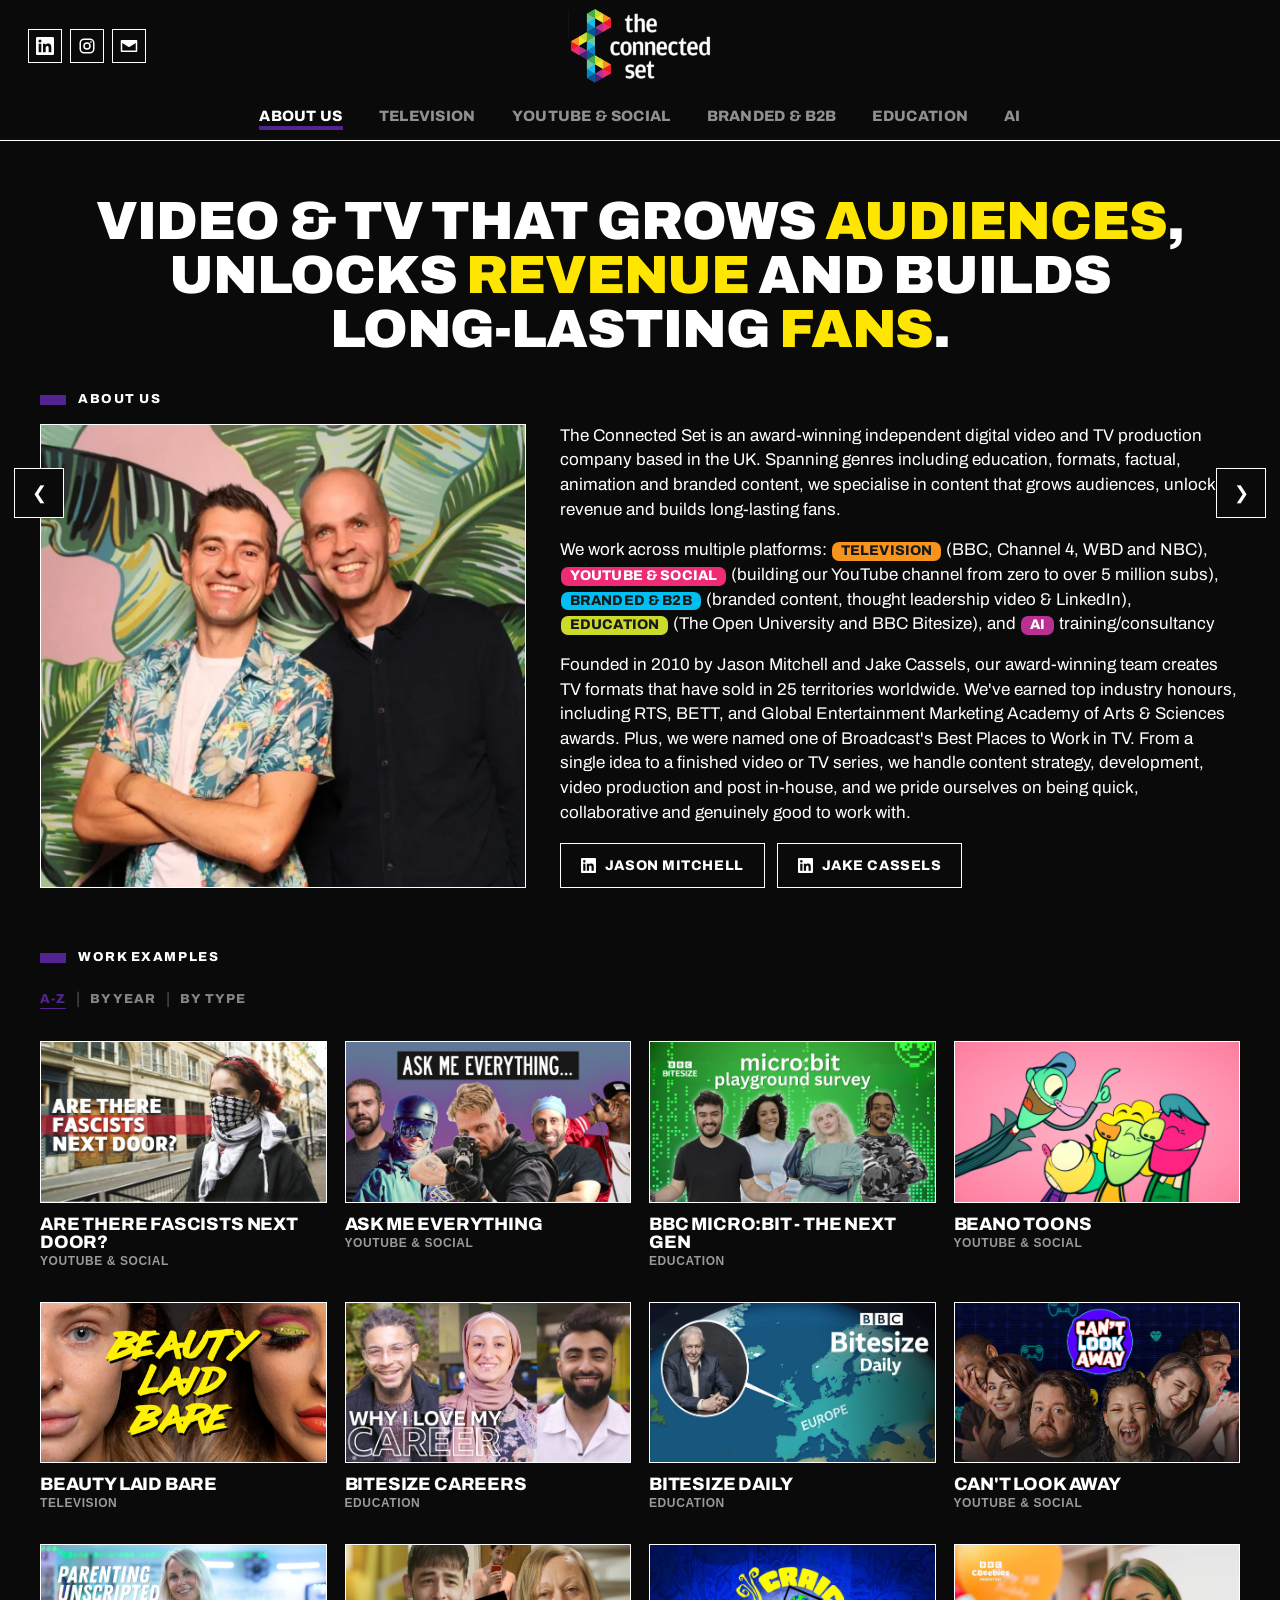
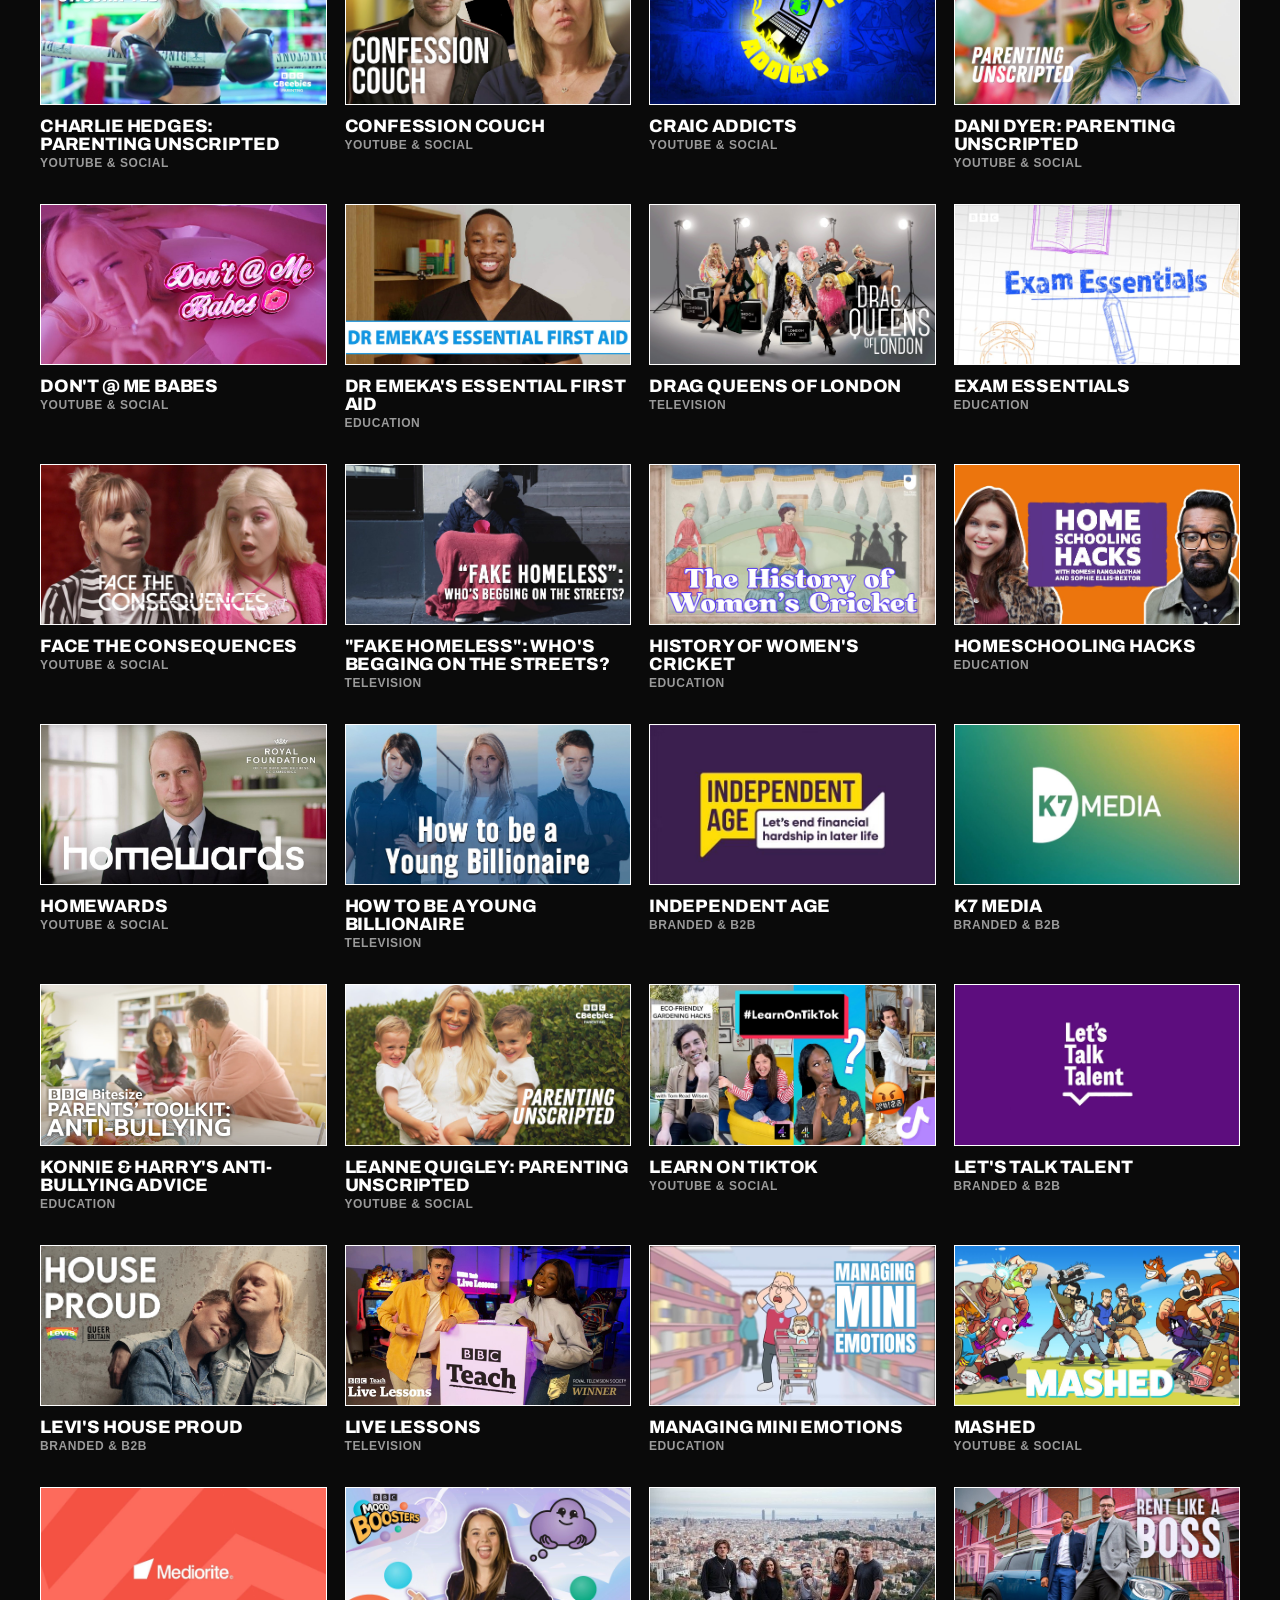
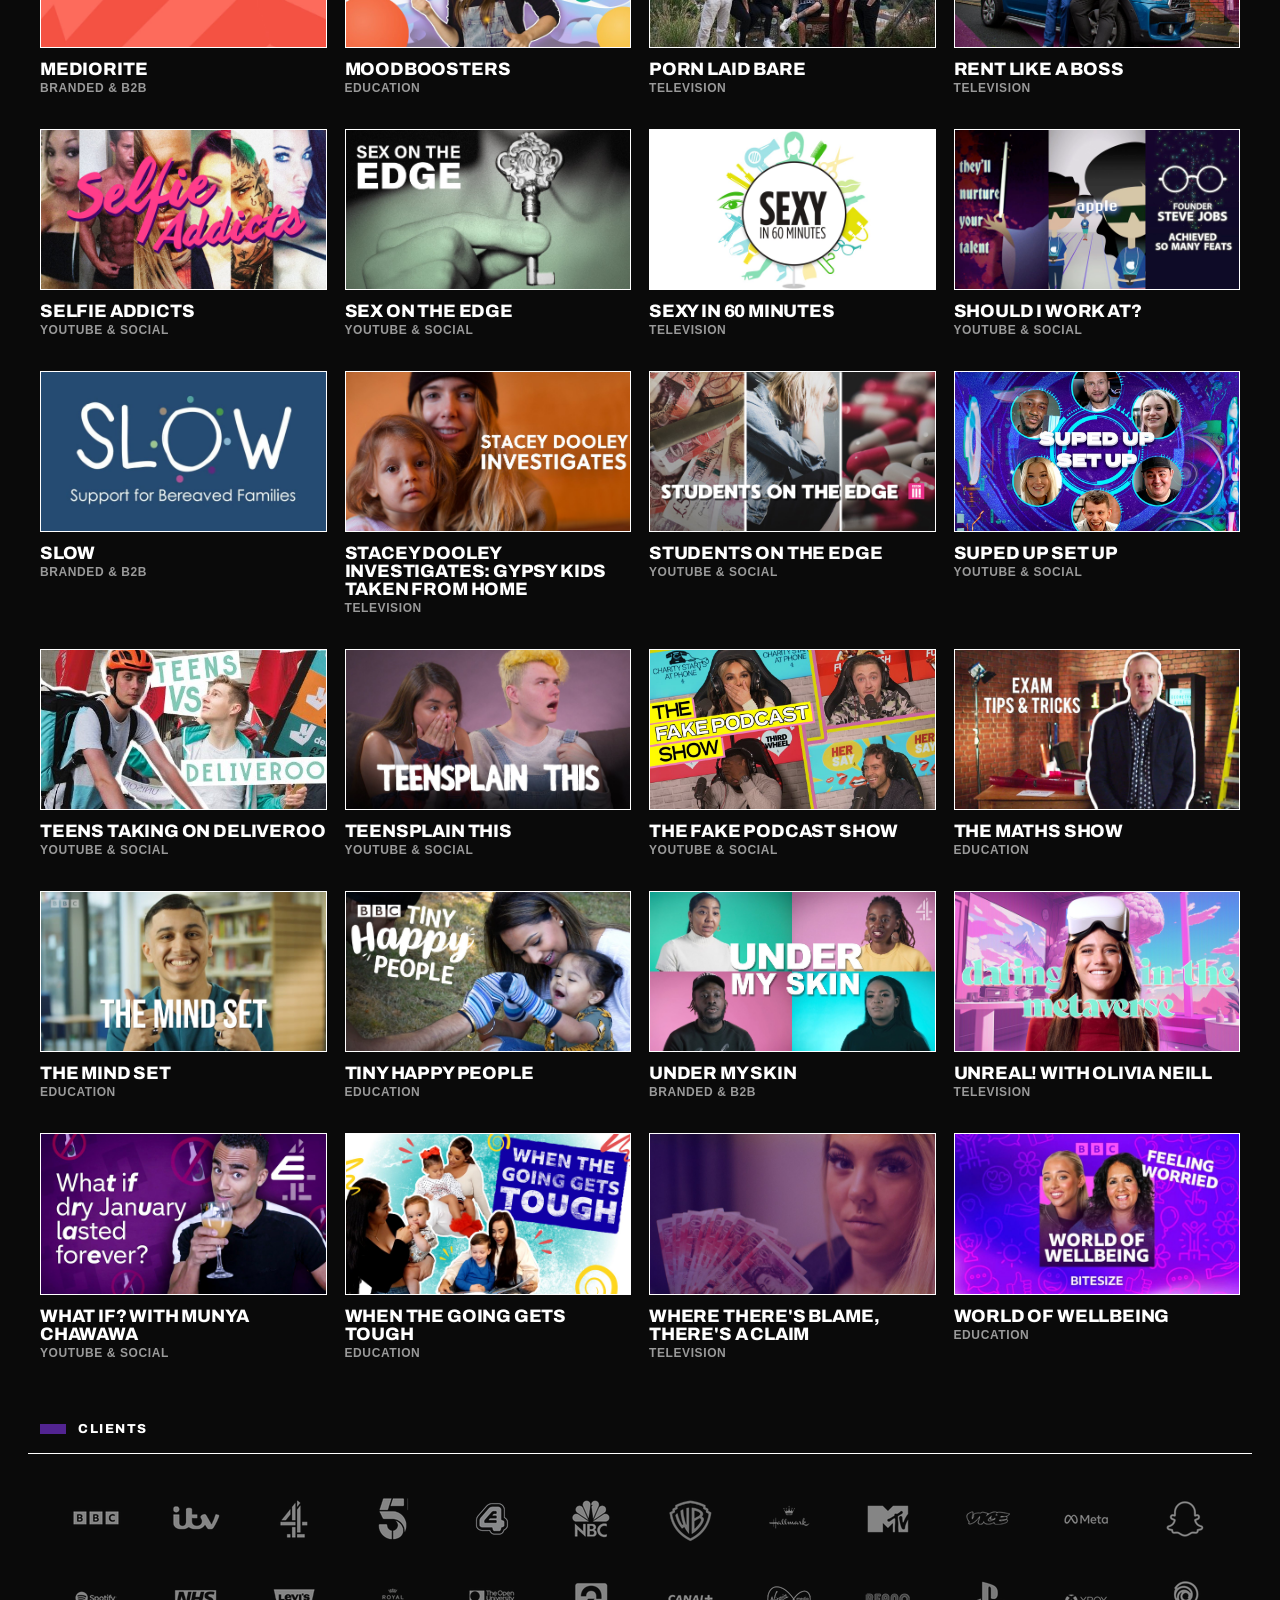
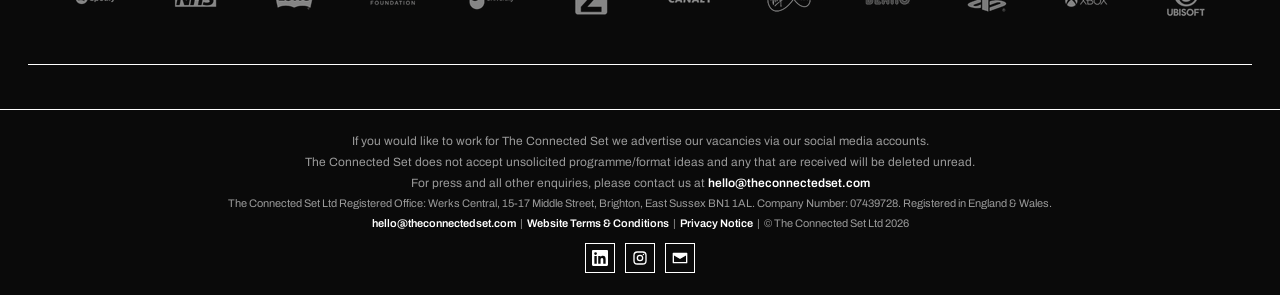
<file: index.html>
<!DOCTYPE html>
<html lang="en">
<head>
  <meta charset="UTF-8" />
  <meta name="viewport" content="width=device-width, initial-scale=1.0" />

  <!-- ===================== SEO ===================== -->
  <title>The Connected Set | TV, Social, Corporate &amp; B2B Video Production</title>
  <meta name="description" content="The Connected Set is an award-winning UK production company making television, YouTube and social, corporate and B2B LinkedIn video, educational and branded content for the BBC, Channel 4, NBC and leading brands." />
  <meta name="keywords" content="video production company, TV production, corporate video, B2B video, LinkedIn video, thought leadership video, branded content, social video, YouTube content, educational video production, animation, visualised podcast, AI training for content businesses, The Connected Set" />
  <link rel="canonical" href="https://theconnectedset.com/" />
  <meta name="robots" content="index, follow" />

  <!-- Open Graph / social -->
  <meta property="og:type" content="website" />
  <meta property="og:site_name" content="The Connected Set" />
  <meta property="og:title" content="The Connected Set | TV, Social, Corporate &amp; B2B Video Production" />
  <meta property="og:description" content="Award-winning UK production company: television, social, corporate and B2B LinkedIn video, education and branded content." />
  <meta property="og:url" content="https://theconnectedset.com/" />
  <meta property="og:image" content="https://theconnectedset.com/assets/og-image.jpg" />
  <meta property="og:image:width" content="1200" />
  <meta property="og:image:height" content="630" />
  <meta name="twitter:card" content="summary_large_image" />
  <meta name="twitter:title" content="The Connected Set | Video Production" />
  <meta name="twitter:description" content="TV, social, corporate and B2B LinkedIn video, education and branded content." />

  <link rel="preconnect" href="https://fonts.googleapis.com" />
  <link rel="preconnect" href="https://fonts.gstatic.com" crossorigin />
  <link href="https://fonts.googleapis.com/css2?family=Archivo:wght@400;500;600;700;800;900&family=Archivo+Expanded:wght@700;800;900&display=swap" rel="stylesheet" />
  <link rel="stylesheet" href="styles.css" />

  <!-- Structured data -->
  <script type="application/ld+json">
  {
    "@context": "https://schema.org",
    "@type": "Organization",
    "name": "The Connected Set",
    "url": "https://theconnectedset.com/",
    "logo": "https://theconnectedset.com/assets/logo.png",
    "description": "Award-winning UK production company making television, YouTube and social, corporate and B2B LinkedIn video, educational and branded content.",
    "foundingDate": "2010",
    "sameAs": [
      "https://www.linkedin.com/company/the-connected-set/",
      "https://www.instagram.com/theconnectedset/"
    ]
  }
  </script>
  <script type="application/ld+json">
{
 "@context": "https://schema.org",
 "@graph": [
  {
   "@type": "CreativeWork",
   "name": "Live Lessons",
   "description": "A three season RTS NW Award-winning longform educational series for the BBC. We took classroom learning on the road, delivering half-hour interactive live programmes from culturally significant locations across the UK to bring the primary curriculum to life. Streamed live on BBC iPlayer, BBC Bitesize for Teachers and broadcast on CBBC.",
   "genre": "Television",
   "producer": {
    "@type": "Organization",
    "name": "The Connected Set"
   },
   "creator": {
    "@type": "Organization",
    "name": "The Connected Set"
   },
   "datePublished": "2022",
   "publisher": {
    "@type": "Organization",
    "name": "BBC Bitesize for Teachers / CBBC"
   },
   "image": "https://theconnectedset.com/assets/projects/240117_WINNER_Live_Lessons_RTS_Award_Website_Asset_1.jpg"
  },
  {
   "@type": "CreativeWork",
   "name": "Don't @ Me Babes",
   "description": "TikTok sensation Chezablonde fronts a digital chat show for E4, developed through the E4 Academy to feel truly authentic to her and her audience. Cheza pulls deep secrets from guests like Lottie Moss and Ella Thomas, with games built from her own socials.",
   "genre": "Social video",
   "producer": {
    "@type": "Organization",
    "name": "The Connected Set"
   },
   "creator": {
    "@type": "Organization",
    "name": "The Connected Set"
   },
   "datePublished": "2024",
   "publisher": {
    "@type": "Organization",
    "name": "E4"
   },
   "image": "https://theconnectedset.com/assets/projects/Dont__Me_Babes_Option_2.jpg"
  },
  {
   "@type": "CreativeWork",
   "name": "Homewards",
   "description": "The hero launch film for Homewards, a multi-year campaign by HRH Prince William and The Royal Foundation to end homelessness across the UK. We had the privilege of filming with Prince William and campaign ambassadors.",
   "genre": "Social video",
   "producer": {
    "@type": "Organization",
    "name": "The Connected Set"
   },
   "creator": {
    "@type": "Organization",
    "name": "The Connected Set"
   },
   "datePublished": "2024",
   "publisher": {
    "@type": "Organization",
    "name": "The Royal Foundation"
   },
   "image": "https://theconnectedset.com/assets/projects/Homewards.jpg"
  },
  {
   "@type": "CreativeWork",
   "name": "Unreal! with Olivia Neill",
   "description": "A documentary for BBC Three and BBC Northern Ireland. Belfast-born social star Olivia Neill, with a digital reach of over three million, investigates the most 'unreal' life choices trending among her generation, exploring whether you can find true love dating in the Metaverse.",
   "genre": "Television",
   "producer": {
    "@type": "Organization",
    "name": "The Connected Set"
   },
   "creator": {
    "@type": "Organization",
    "name": "The Connected Set"
   },
   "datePublished": "2023",
   "publisher": {
    "@type": "Organization",
    "name": "BBC Three"
   },
   "image": "https://theconnectedset.com/assets/projects/OLIVIA_NEILL_THUMBNAIL_2.jpg"
  },
  {
   "@type": "CreativeWork",
   "name": "Mashed",
   "description": "With 8 million fans across multiple platforms, Mashed is a social-first brand featuring 100% fresh and funny animations for switched-on, game-loving 16–34s. New clips drop regularly on YouTube, Snapchat, TikTok and FAST. Mashed is the winner of 4 TellyCast Digital Awards and a Global Entertainment Marketing Academy of Arts & Sciences award for its branded content. In 2025 Mashed was spun into a new company, Spud Gun Studios, based in Bath.",
   "genre": "Social video",
   "producer": {
    "@type": "Organization",
    "name": "The Connected Set"
   },
   "creator": {
    "@type": "Organization",
    "name": "The Connected Set"
   },
   "datePublished": "2014",
   "publisher": {
    "@type": "Organization",
    "name": "YouTube / Snapchat Discover"
   },
   "image": "https://theconnectedset.com/assets/projects/Mashed.jpg"
  },
  {
   "@type": "CreativeWork",
   "name": "What If? with Munya Chawawa",
   "description": "A three-episode shortform series for E4's social channels. Breakthrough comic Munya Chawawa imagines what would really happen if big hypothetical situations came to pass, combining gags, sketches and graphics in fast-paced, topical episodes.",
   "genre": "Social video",
   "producer": {
    "@type": "Organization",
    "name": "The Connected Set"
   },
   "creator": {
    "@type": "Organization",
    "name": "The Connected Set"
   },
   "datePublished": "2021",
   "publisher": {
    "@type": "Organization",
    "name": "E4"
   },
   "image": "https://theconnectedset.com/assets/projects/WhatIf_E01_Alcohol_THUMBNAIL.jpg"
  },
  {
   "@type": "CreativeWork",
   "name": "Moodboosters",
   "description": "A collection of 50 films shot on greenscreen and set within animated worlds, with famous faces delivering fun, participation-based videos that help primary-aged children manage their feelings and build emotional and social skills. Featuring Oti Mabuse, Ade Adepitan MBE, Dr Ranj and more.",
   "genre": "Educational video",
   "producer": {
    "@type": "Organization",
    "name": "The Connected Set"
   },
   "creator": {
    "@type": "Organization",
    "name": "The Connected Set"
   },
   "datePublished": "2022",
   "publisher": {
    "@type": "Organization",
    "name": "BBC"
   },
   "image": "https://theconnectedset.com/assets/projects/BBC_Moodboosters_1.jpg"
  },
  {
   "@type": "CreativeWork",
   "name": "The Fake Podcast Show",
   "description": "A prank format for Channel 4's social platforms. Comedians create brand-new podcasts with a big twist: none of them are real. Unsuspecting celebrity guests think they've been booked on the latest hot podcast, but things are about to get weird. Featuring Luke McQueen, Lily Phillips and Erika Ehler.",
   "genre": "Social video",
   "producer": {
    "@type": "Organization",
    "name": "The Connected Set"
   },
   "creator": {
    "@type": "Organization",
    "name": "The Connected Set"
   },
   "datePublished": "2021",
   "publisher": {
    "@type": "Organization",
    "name": "Channel 4"
   },
   "image": "https://theconnectedset.com/assets/projects/Fake_Podcast_Thumbnail_TCS_website.jpg"
  },
  {
   "@type": "CreativeWork",
   "name": "Stacey Dooley Investigates: Gypsy Kids Taken From Home",
   "description": "Stacey Dooley goes to Hungary to uncover the complex reasons so many Gypsy children are removed from their families by the authorities, witnessing the shocking reality of life for kids taken into children's homes.",
   "genre": "Television",
   "producer": {
    "@type": "Organization",
    "name": "The Connected Set"
   },
   "creator": {
    "@type": "Organization",
    "name": "The Connected Set"
   },
   "datePublished": "2018",
   "publisher": {
    "@type": "Organization",
    "name": "BBC Three"
   },
   "image": "https://theconnectedset.com/assets/projects/StaceyDooleyInvestigates.jpg"
  },
  {
   "@type": "CreativeWork",
   "name": "Suped Up Set Up",
   "description": "A series for E4's social channels. Six deserving teens with dreams of turning their gaming passion into a career get the bedroom makeover of their lives, surprised by their gaming icon with the latest tech and the perfect space to stream and train. Featuring Daz Black, MarzBar, Nihachu and more.",
   "genre": "Social video",
   "producer": {
    "@type": "Organization",
    "name": "The Connected Set"
   },
   "creator": {
    "@type": "Organization",
    "name": "The Connected Set"
   },
   "datePublished": "2021",
   "publisher": {
    "@type": "Organization",
    "name": "E4"
   },
   "image": "https://theconnectedset.com/assets/projects/SUSU_website_image.jpg"
  },
  {
   "@type": "CreativeWork",
   "name": "Porn Laid Bare",
   "description": "Six British people in their 20s with different attitudes to pornography visit Spain to explore its sprawling adult film industry. Meeting producers, performers, whistleblowers and police, they confront ugly truths and complex dilemmas about who makes porn, how, why and who profits.",
   "genre": "Television",
   "producer": {
    "@type": "Organization",
    "name": "The Connected Set"
   },
   "creator": {
    "@type": "Organization",
    "name": "The Connected Set"
   },
   "datePublished": "2019",
   "publisher": {
    "@type": "Organization",
    "name": "BBC Three"
   },
   "image": "https://theconnectedset.com/assets/projects/Picture_2.jpg"
  },
  {
   "@type": "CreativeWork",
   "name": "Levi's House Proud",
   "description": "A series of short films sponsored by Levi's and published on Channel 4's social channels, intercutting the stories of two LGBTQ+ households sharing their experiences of pride, progress and activism as they prepare for a photoshoot for the new Queer Britain museum.",
   "genre": "Branded & B2B video",
   "producer": {
    "@type": "Organization",
    "name": "The Connected Set"
   },
   "creator": {
    "@type": "Organization",
    "name": "The Connected Set"
   },
   "datePublished": "2021",
   "publisher": {
    "@type": "Organization",
    "name": "Levi's / Channel 4"
   },
   "image": "https://theconnectedset.com/assets/projects/Thumbnail_House_Proud_1_1.jpg"
  },
  {
   "@type": "CreativeWork",
   "name": "Can't Look Away",
   "description": "Six famous gamers play iconic console games without losing focus as ridiculous distractions unfold around them, with specialist eye-tracking tech measuring their concentration. Featuring Daz Black, Leahviathan and more, with bespoke edits for YouTube, Snapchat, Instagram, TikTok and a live Twitch event.",
   "genre": "Social video",
   "producer": {
    "@type": "Organization",
    "name": "The Connected Set"
   },
   "creator": {
    "@type": "Organization",
    "name": "The Connected Set"
   },
   "datePublished": "2021",
   "publisher": {
    "@type": "Organization",
    "name": "Multi-platform / Twitch"
   },
   "image": "https://theconnectedset.com/assets/projects/211125_Cant_Look_Away_Thumbnail.jpg"
  },
  {
   "@type": "CreativeWork",
   "name": "Beauty Laid Bare",
   "description": "A three-part series for BBC Three: an eye-opening journey into the $500bn beauty industry. Four young people with different attitudes to makeup spend two weeks in America meeting manufacturers, scientists, influencers and law enforcement. Every episode of the BBC One repeat was the most-watched show in its slot.",
   "genre": "Television",
   "producer": {
    "@type": "Organization",
    "name": "The Connected Set"
   },
   "creator": {
    "@type": "Organization",
    "name": "The Connected Set"
   },
   "datePublished": "2020",
   "publisher": {
    "@type": "Organization",
    "name": "BBC Three"
   },
   "image": "https://theconnectedset.com/assets/projects/Screenshot_2020-04-02_at_16.34.52.jpg"
  },
  {
   "@type": "CreativeWork",
   "name": "Teens Taking on Deliveroo",
   "description": "As Britain's gig economy grows and employs more young people, this BBC Three documentary follows two teenagers who decide to challenge the practices of one of the biggest companies in the sector, Deliveroo.",
   "genre": "Social video",
   "producer": {
    "@type": "Organization",
    "name": "The Connected Set"
   },
   "creator": {
    "@type": "Organization",
    "name": "The Connected Set"
   },
   "datePublished": "2017",
   "publisher": {
    "@type": "Organization",
    "name": "BBC Three"
   },
   "image": "https://theconnectedset.com/assets/projects/Picture_1.jpg"
  },
  {
   "@type": "CreativeWork",
   "name": "Craic Addicts",
   "description": "Hosted by Irish YouTube sensations Chris Greene and Peter Ganley, Craic Addicts reviews the messed-up internet and real-life trends set to dominate your life. Part of the first wave of digital shorts for Channel4.com, each episode runs under four minutes with no trend off limits.",
   "genre": "Social video",
   "producer": {
    "@type": "Organization",
    "name": "The Connected Set"
   },
   "creator": {
    "@type": "Organization",
    "name": "The Connected Set"
   },
   "datePublished": "2014",
   "publisher": {
    "@type": "Organization",
    "name": "Channel4.com"
   },
   "image": "https://theconnectedset.com/assets/projects/Craic-Addicts-Sting_2800px_wide_LO_RES.jpg"
  },
  {
   "@type": "CreativeWork",
   "name": "Drag Queens of London",
   "description": "A ten-part docusoap commissioned by London Live following the spectacular lives of some of the most fabulous drag performers on the world's biggest drag scene, celebrating its diversity and revealing the stories behind the performers.",
   "genre": "Television",
   "producer": {
    "@type": "Organization",
    "name": "The Connected Set"
   },
   "creator": {
    "@type": "Organization",
    "name": "The Connected Set"
   },
   "datePublished": "2014",
   "publisher": {
    "@type": "Organization",
    "name": "London Live"
   },
   "image": "https://theconnectedset.com/assets/projects/DragQueens.jpg"
  },
  {
   "@type": "CreativeWork",
   "name": "Beano Toons",
   "description": "Commissioned by Beano Studios, Beano Toons is a mischievous, silly and sometimes gross original weekly animation strand, central to Beano's multiplatform offering. Fresh toons publish every week for 7–10 year olds in a safe, trusted world full of cheekiness and energy.",
   "genre": "Social video",
   "producer": {
    "@type": "Organization",
    "name": "The Connected Set"
   },
   "creator": {
    "@type": "Organization",
    "name": "The Connected Set"
   },
   "datePublished": "2017",
   "publisher": {
    "@type": "Organization",
    "name": "Beano Studios"
   },
   "image": "https://theconnectedset.com/assets/projects/Sequence_01.00_00_09_00.Still001.jpg"
  },
  {
   "@type": "CreativeWork",
   "name": "Rent Like A Boss",
   "description": "Two young estate agents, Tobias and Big V, take a road trip through the UK to help young renters and aspiring tenants looking for inspiration and advice to beat the housing crisis.",
   "genre": "Television",
   "producer": {
    "@type": "Organization",
    "name": "The Connected Set"
   },
   "creator": {
    "@type": "Organization",
    "name": "The Connected Set"
   },
   "datePublished": "2020",
   "publisher": {
    "@type": "Organization",
    "name": "BBC Three"
   },
   "image": "https://theconnectedset.com/assets/projects/Rent-Like-A-Boss-BBC-Three-.jpg"
  },
  {
   "@type": "CreativeWork",
   "name": "Under My Skin",
   "description": "An NHS-funded shortform series for Channel 4's social channels, raising awareness of blood donation in the British black community where there is a shortage of donors. Each episode pairs two people with opposite beliefs donating blood side by side, finding common ground.",
   "genre": "Branded & B2B video",
   "producer": {
    "@type": "Organization",
    "name": "The Connected Set"
   },
   "creator": {
    "@type": "Organization",
    "name": "The Connected Set"
   },
   "datePublished": "2021",
   "publisher": {
    "@type": "Organization",
    "name": "NHS / Channel 4"
   },
   "image": "https://theconnectedset.com/assets/projects/Under_My_Skin_Thumbnail_1.jpg"
  },
  {
   "@type": "CreativeWork",
   "name": "Sexy in 60 Minutes",
   "description": "A dramatic, fast-paced makeover format reflecting the busy lifestyle of today's time-poor but aspirational woman. An army of beauticians and fashion experts works head-to-toe to transform a look in just one hour, putting each makeover against the clock for maximum drama and an attainable reveal. Over 20 episodes were produced for TV2 in Norway.",
   "genre": "Television",
   "producer": {
    "@type": "Organization",
    "name": "The Connected Set"
   },
   "creator": {
    "@type": "Organization",
    "name": "The Connected Set"
   },
   "datePublished": "2016",
   "publisher": {
    "@type": "Organization",
    "name": "TV2"
   },
   "image": "https://theconnectedset.com/assets/projects/Si60-Thumbnail.jpg"
  },
  {
   "@type": "CreativeWork",
   "name": "Face The Consequences",
   "description": "Across two series for BBC Three, we meet young people making reckless lifestyle choices who then come face to face with someone whose life was destroyed by the same kind of behaviour. Nominated for a Broadcast Digital Award.",
   "genre": "Social video",
   "producer": {
    "@type": "Organization",
    "name": "The Connected Set"
   },
   "creator": {
    "@type": "Organization",
    "name": "The Connected Set"
   },
   "datePublished": "2018",
   "publisher": {
    "@type": "Organization",
    "name": "BBC Three"
   },
   "image": "https://theconnectedset.com/assets/projects/3_Lip_Fillers.jpg"
  },
  {
   "@type": "CreativeWork",
   "name": "Confession Couch",
   "description": "Ordinary Brits with burning secrets come to confess all to their nearest and dearest on the Confession Couch. Covering relevant social issues in a buzz-worthy format, each episode one person reveals their secret to someone whose opinion and approval they value.",
   "genre": "Social video",
   "producer": {
    "@type": "Organization",
    "name": "The Connected Set"
   },
   "creator": {
    "@type": "Organization",
    "name": "The Connected Set"
   },
   "datePublished": "2021",
   "publisher": {
    "@type": "Organization",
    "name": "Channel 4"
   },
   "image": "https://theconnectedset.com/assets/projects/Thumbnail_Confession_Couch.jpg"
  },
  {
   "@type": "CreativeWork",
   "name": "How to be a Young Billionaire",
   "description": "Following three bright young British tech entrepreneurs as they join scores of twenty-something app developers drawn to San Francisco by billions in investment. Exclusive, unrestricted access to three start-ups fighting for their share of investment in the fastest-moving industry in the world.",
   "genre": "Television",
   "producer": {
    "@type": "Organization",
    "name": "The Connected Set"
   },
   "creator": {
    "@type": "Organization",
    "name": "The Connected Set"
   },
   "datePublished": "2014",
   "publisher": {
    "@type": "Organization",
    "name": "Channel 4"
   },
   "image": "https://theconnectedset.com/assets/projects/Howtobeayoungbillionaire.jpg"
  },
  {
   "@type": "CreativeWork",
   "name": "Bitesize Careers",
   "description": "Three series of films for BBC Bitesize and The Open University profiling lesser-known careers across three sectors: healthcare, the environment, and jobs requiring modern languages.",
   "genre": "Educational video",
   "producer": {
    "@type": "Organization",
    "name": "The Connected Set"
   },
   "creator": {
    "@type": "Organization",
    "name": "The Connected Set"
   },
   "datePublished": "2022",
   "publisher": {
    "@type": "Organization",
    "name": "BBC Bitesize / The Open University"
   },
   "image": "https://theconnectedset.com/assets/projects/BBC_Bitesize_Careers_2.jpg"
  },
  {
   "@type": "CreativeWork",
   "name": "Learn on TikTok",
   "description": "To celebrate the launch of E4 and Channel 4 on TikTok, we created 100 TikToks featuring famous C4 and E4 faces sharing expertise on everything from art history to sex education, as part of the #LearnOnTikTok initiative. Featuring Rosie Jones, Tom Read Wilson, Scarlette Douglas and more.",
   "genre": "Social video",
   "producer": {
    "@type": "Organization",
    "name": "The Connected Set"
   },
   "creator": {
    "@type": "Organization",
    "name": "The Connected Set"
   },
   "datePublished": "2021",
   "publisher": {
    "@type": "Organization",
    "name": "E4 / Channel 4"
   },
   "image": "https://theconnectedset.com/assets/projects/Learn_on_TikTok_2.jpg"
  },
  {
   "@type": "CreativeWork",
   "name": "Tiny Happy People",
   "description": "The BBC Tiny Happy People campaign supports parents with their children's communication skills, from before birth to age five. We delivered over 150 shortform films featuring more than 200 diverse contributors across the UK, demonstrating simple activities and the science behind early development.",
   "genre": "Educational video",
   "producer": {
    "@type": "Organization",
    "name": "The Connected Set"
   },
   "creator": {
    "@type": "Organization",
    "name": "The Connected Set"
   },
   "datePublished": "2020",
   "publisher": {
    "@type": "Organization",
    "name": "BBC"
   },
   "image": "https://theconnectedset.com/assets/projects/TinyHappyPeople.jpg"
  },
  {
   "@type": "CreativeWork",
   "name": "Konnie & Harry's Anti-Bullying Advice",
   "description": "For BBC Bitesize's Parents' Toolkit, McFly drummer Harry Judd and TV presenter Konnie Huq discuss their own experiences of bullying at school, how to spot the signs and ways to approach the subject with your child.",
   "genre": "Educational video",
   "producer": {
    "@type": "Organization",
    "name": "The Connected Set"
   },
   "creator": {
    "@type": "Organization",
    "name": "The Connected Set"
   },
   "datePublished": "2022",
   "publisher": {
    "@type": "Organization",
    "name": "BBC Bitesize Parents' Toolkit"
   },
   "image": "https://theconnectedset.com/assets/projects/BBC_Bitesize_Anti-Bullying_PTK.png"
  },
  {
   "@type": "CreativeWork",
   "name": "Homeschooling Hacks",
   "description": "With most of Britain's parents home-schooling during lockdown, we produced fast-turnaround short films with Sophie Ellis-Bextor and Romesh Ranganathan sharing easy hacks to make learning from home less stressful. Six clips published on the BBC website and across socials.",
   "genre": "Educational video",
   "producer": {
    "@type": "Organization",
    "name": "The Connected Set"
   },
   "creator": {
    "@type": "Organization",
    "name": "The Connected Set"
   },
   "datePublished": "2021",
   "publisher": {
    "@type": "Organization",
    "name": "BBC"
   },
   "image": "https://theconnectedset.com/assets/projects/Schooling-Hacks_2b.jpg"
  },
  {
   "@type": "CreativeWork",
   "name": "When The Going Gets Tough",
   "description": "Marnie Simpson, Stephanie Davis and Chelsee Healey open up about their parenting journeys, sharing honest advice on sleep deprivation, parenting with autism, returning to work and more.",
   "genre": "Educational video",
   "producer": {
    "@type": "Organization",
    "name": "The Connected Set"
   },
   "creator": {
    "@type": "Organization",
    "name": "The Connected Set"
   },
   "datePublished": "2020",
   "publisher": {
    "@type": "Organization",
    "name": "BBC"
   },
   "image": "https://theconnectedset.com/assets/projects/WTTGT_Thumbnail.jpg"
  },
  {
   "@type": "CreativeWork",
   "name": "Bitesize Daily",
   "description": "Over 150 short animated explainers for BBC Bitesize Daily primary lessons, aired on BBC iPlayer and online during the first COVID-19 lockdown. Colourful, eye-catching infographics illustrated key Science, Maths and English concepts, plus Geography sequences voiced by Sir David Attenborough.",
   "genre": "Educational video",
   "producer": {
    "@type": "Organization",
    "name": "The Connected Set"
   },
   "creator": {
    "@type": "Organization",
    "name": "The Connected Set"
   },
   "datePublished": "2020",
   "publisher": {
    "@type": "Organization",
    "name": "BBC"
   },
   "image": "https://theconnectedset.com/assets/projects/Bitesize_Daily_2b.jpg"
  },
  {
   "@type": "CreativeWork",
   "name": "Selfie Addicts",
   "description": "A shortform series for Channel4.com. We meet six people going the extra mile to be picture perfect, with a selfie obsession that has changed their lives for better or worse, revealing the timeless human need to connect with others.",
   "genre": "Social video",
   "producer": {
    "@type": "Organization",
    "name": "The Connected Set"
   },
   "creator": {
    "@type": "Organization",
    "name": "The Connected Set"
   },
   "datePublished": "2016",
   "publisher": {
    "@type": "Organization",
    "name": "Channel4.com"
   },
   "image": "https://theconnectedset.com/assets/projects/SA-LITE.jpg"
  },
  {
   "@type": "CreativeWork",
   "name": "Ask Me Everything",
   "description": "One of two series produced for the launch of Snapchat channel Brother. This series of 22 shortform videos profiled young men with extraordinary jobs, featuring contributors from across the globe including Navy SEALs, stuntmen, racing drivers and crime scene cleaners.",
   "genre": "Social video",
   "producer": {
    "@type": "Organization",
    "name": "The Connected Set"
   },
   "creator": {
    "@type": "Organization",
    "name": "The Connected Set"
   },
   "datePublished": "2016",
   "publisher": {
    "@type": "Organization",
    "name": "Snapchat Discover"
   },
   "image": "https://theconnectedset.com/assets/projects/AMA_THUMBNAIL.jpg"
  },
  {
   "@type": "CreativeWork",
   "name": "\"Fake Homeless\": Who's Begging on the Streets?",
   "description": "Is Britain being duped by 'fake homeless', chancers posing as destitute to boost takings? Or is this a scare story to demonise the real homeless? Ellie Flynn investigates.",
   "genre": "Television",
   "producer": {
    "@type": "Organization",
    "name": "The Connected Set"
   },
   "creator": {
    "@type": "Organization",
    "name": "The Connected Set"
   },
   "datePublished": "2018",
   "publisher": {
    "@type": "Organization",
    "name": "BBC Three"
   },
   "image": "https://theconnectedset.com/assets/projects/FakeHomeless.jpg"
  },
  {
   "@type": "CreativeWork",
   "name": "The Maths Show",
   "description": "Mathematician and comedian Matt Parker provides tips and advice on specific topics for students struggling to pass their maths GCSE. Designed as a revision tool using examiner reports to identify common errors and explore appropriate exam questions.",
   "genre": "Educational video",
   "producer": {
    "@type": "Organization",
    "name": "The Connected Set"
   },
   "creator": {
    "@type": "Organization",
    "name": "The Connected Set"
   },
   "datePublished": "2019",
   "publisher": {
    "@type": "Organization",
    "name": "Bitesize for Teachers"
   },
   "image": "https://theconnectedset.com/assets/projects/The-Maths-Show.jpg"
  },
  {
   "@type": "CreativeWork",
   "name": "Dr Emeka's Essential First Aid",
   "description": "A series of short, fun and informative films for Bitesize for Teachers supporting the teaching of first aid, mixing live action and animated illustration. Each film is presented by TikTok Doctor Dr Emeka as he teaches pupils and teachers the fundamentals of first aid.",
   "genre": "Educational video",
   "producer": {
    "@type": "Organization",
    "name": "The Connected Set"
   },
   "creator": {
    "@type": "Organization",
    "name": "The Connected Set"
   },
   "datePublished": "2021",
   "publisher": {
    "@type": "Organization",
    "name": "Bitesize for Teachers"
   },
   "image": "https://theconnectedset.com/assets/projects/Dr-Emekas-Essential-First-Aid_1c.jpg"
  },
  {
   "@type": "CreativeWork",
   "name": "Teensplain This",
   "description": "An online format for BBC Three in which teens give honest, straight-talking opinions on funny, shareable, tag-able topics guaranteed to get their peers hot under the collar.",
   "genre": "Social video",
   "producer": {
    "@type": "Organization",
    "name": "The Connected Set"
   },
   "creator": {
    "@type": "Organization",
    "name": "The Connected Set"
   },
   "datePublished": "2017",
   "publisher": {
    "@type": "Organization",
    "name": "BBC Three"
   },
   "image": "https://theconnectedset.com/assets/projects/TeensplainWEBSITE.jpg"
  },
  {
   "@type": "CreativeWork",
   "name": "Students on the Edge",
   "description": "Drug dealing on campus, selling sex to pay tuition fees, buying essays online and taking study drugs for top grades. This shortform series explores the shocking real stories of students from the extreme end of British university life.",
   "genre": "Social video",
   "producer": {
    "@type": "Organization",
    "name": "The Connected Set"
   },
   "creator": {
    "@type": "Organization",
    "name": "The Connected Set"
   },
   "datePublished": "2018",
   "publisher": {
    "@type": "Organization",
    "name": "Shortform series"
   },
   "image": "https://theconnectedset.com/assets/projects/STUDENTS_TCS_MASHUP.jpg"
  },
  {
   "@type": "CreativeWork",
   "name": "Should I Work At?",
   "description": "One of two series produced for the launch of Snapchat channel Brother, updated hourly in the Discover area. An animated series offering a musical and fun insight into life at the biggest and best-known companies and organisations in the world.",
   "genre": "Social video",
   "producer": {
    "@type": "Organization",
    "name": "The Connected Set"
   },
   "creator": {
    "@type": "Organization",
    "name": "The Connected Set"
   },
   "datePublished": "2016",
   "publisher": {
    "@type": "Organization",
    "name": "Snapchat Discover"
   },
   "image": "https://theconnectedset.com/assets/projects/Should_I_Work_At_Thumbnail.jpg"
  },
  {
   "@type": "CreativeWork",
   "name": "Sex on The Edge",
   "description": "A shortform documentary series for BBC Three about people who take sex to the edge of morality and legality, from breath play to chastity and the question of where consent lies, exploring extreme role-play and the cultural contradictions and moral dilemmas it raises.",
   "genre": "Social video",
   "producer": {
    "@type": "Organization",
    "name": "The Connected Set"
   },
   "creator": {
    "@type": "Organization",
    "name": "The Connected Set"
   },
   "datePublished": "2017",
   "publisher": {
    "@type": "Organization",
    "name": "BBC Three"
   },
   "image": "https://theconnectedset.com/assets/projects/SexOnTheEdge.jpg"
  },
  {
   "@type": "CreativeWork",
   "name": "Are There Fascists Next Door?",
   "description": "A quick-turnaround documentary for BBC Three meeting the young people in France campaigning for the far right, and those opposed. How did Front National become popular among French millennials, and could the far right ever win the youth vote across Europe?",
   "genre": "Social video",
   "producer": {
    "@type": "Organization",
    "name": "The Connected Set"
   },
   "creator": {
    "@type": "Organization",
    "name": "The Connected Set"
   },
   "datePublished": "2017",
   "publisher": {
    "@type": "Organization",
    "name": "BBC Three"
   },
   "image": "https://theconnectedset.com/assets/projects/AreThereFascistsNextDoor.jpg"
  },
  {
   "@type": "CreativeWork",
   "name": "Where There's Blame, There's A Claim",
   "description": "A three part, factual series for Channel 5 that reveals the stories behind the pay-outs, freak accidents and preventable calamities.",
   "genre": "Television",
   "producer": {
    "@type": "Organization",
    "name": "The Connected Set"
   },
   "creator": {
    "@type": "Organization",
    "name": "The Connected Set"
   },
   "datePublished": "2017",
   "publisher": {
    "@type": "Organization",
    "name": "Channel 5"
   },
   "image": "https://theconnectedset.com/assets/projects/blame-claim.jpg"
  },
  {
   "@type": "CreativeWork",
   "name": "History of Women's Cricket",
   "description": "To support the launch of Freddie Flintoff's Field of Dreams, in which he created his first ever girls' team in Blackpool, we produced a bonus animated explainer exploring the fascinating history of women's cricket through the ages. This was devised with academic experts from The Open University for the OU Connect website and was broadcast at the end of the first episode of Field of Dreams on BBC One.",
   "genre": "Educational video",
   "producer": {
    "@type": "Organization",
    "name": "The Connected Set"
   },
   "creator": {
    "@type": "Organization",
    "name": "The Connected Set"
   },
   "datePublished": "2025",
   "publisher": {
    "@type": "Organization",
    "name": "The Open University"
   },
   "image": "https://theconnectedset.com/assets/projects/history-of-womens-cricket-v2.jpg"
  },
  {
   "@type": "CreativeWork",
   "name": "BBC micro:bit - the next gen",
   "description": "This series of educational videos for BBC Bitesize encouraged students to use the micro:bit device to survey their playground in the first ever UK-wide survey of playgrounds. The videos showed seven fun, cross-curricular activities, designed to work flexibly to help teachers fit the learning into a busy timetable. Hosted by Shereen Cukelvin, Big Manny, Tilly Lockey and Yussef Rafik. The series was part of the re-launch campaign to encourage head teachers to understand the creative potential of the micro:bit and how it can put coding power in the hands of children.",
   "genre": "Educational video",
   "producer": {
    "@type": "Organization",
    "name": "The Connected Set"
   },
   "creator": {
    "@type": "Organization",
    "name": "The Connected Set"
   },
   "datePublished": "2023",
   "publisher": {
    "@type": "Organization",
    "name": "BBC Bitesize"
   },
   "image": "https://theconnectedset.com/assets/projects/microbit-next-gen.jpg"
  },
  {
   "@type": "CreativeWork",
   "name": "Exam Essentials",
   "description": "Exam Essentials delivered a fresh take and new look for BBC Bitesize's established series of practical tips and advice. Each episode featured relatable and diverse contributors to appeal to the core 14-16 year old audience, alongside an expert.",
   "genre": "Educational video",
   "producer": {
    "@type": "Organization",
    "name": "The Connected Set"
   },
   "creator": {
    "@type": "Organization",
    "name": "The Connected Set"
   },
   "datePublished": "2022",
   "publisher": {
    "@type": "Organization",
    "name": "BBC Bitesize"
   },
   "image": "https://theconnectedset.com/assets/projects/exam-essentials.jpg"
  },
  {
   "@type": "CreativeWork",
   "name": "The Mind Set",
   "description": "The Mind Set is a series of films produced by The Connected Set to help support students through their GCSEs and Nationals with advice from a group of amazing young coaches who appear in the films. The young coaches have been through their GCSEs or National Qualifications already. They come from all different backgrounds and all corners of the UK and they've all faced different challenges in getting to grips with exam revision. They offer heaps of exam revision tips, advice, helpful hints, hacks and wonderful words of wisdom they want to share with you. Published on the Bitesize Study Support pages and produced in both English and Welsh languages.",
   "genre": "Educational video",
   "producer": {
    "@type": "Organization",
    "name": "The Connected Set"
   },
   "creator": {
    "@type": "Organization",
    "name": "The Connected Set"
   },
   "datePublished": "2022",
   "publisher": {
    "@type": "Organization",
    "name": "BBC Bitesize"
   },
   "image": "https://theconnectedset.com/assets/projects/the-mind-set.jpg"
  },
  {
   "@type": "CreativeWork",
   "name": "Managing Mini Emotions",
   "description": "This series of short, funny and informative animations helps parents understand the tricky stages in their child's emotional development. The films mix cartoon-style animation with motion graphics and lighthearted voice over to illustrate and explain the main emotional and behavioural stages for an age range of 12-18 months to 4 years, offering tips to tackle these challenging moments. Each episode offers clear, positive and engaging takeaway information in a comedic tone. Currently available on the CBeebies Parenting website.",
   "genre": "Educational video",
   "producer": {
    "@type": "Organization",
    "name": "The Connected Set"
   },
   "creator": {
    "@type": "Organization",
    "name": "The Connected Set"
   },
   "datePublished": "2021",
   "publisher": {
    "@type": "Organization",
    "name": "CBeebies Parenting"
   },
   "image": "https://theconnectedset.com/assets/projects/managing-mini-emotions-v2.jpg"
  },
  {
   "@type": "CreativeWork",
   "name": "Dani Dyer: Parenting Unscripted",
   "description": "Strictly star Dani Dyer has three children under five and wants to know whether her parenting style is really working. Across this emotional and relatable CBeebies Parenting documentary she explores the main parenting styles, screen time and the daily mealtime battle with expert Dr Martha, searching for the firm but loving boundaries that suit her family.",
   "genre": "Social video",
   "producer": {
    "@type": "Organization",
    "name": "The Connected Set"
   },
   "creator": {
    "@type": "Organization",
    "name": "The Connected Set"
   },
   "datePublished": "2026",
   "publisher": {
    "@type": "Organization",
    "name": "CBeebies Parenting"
   },
   "image": "https://theconnectedset.com/assets/projects/dani-dyer.jpg"
  },
  {
   "@type": "CreativeWork",
   "name": "Charlie Hedges: Parenting Unscripted",
   "description": "Radio 1 DJ Charlie Hedges can perform in front of thousands, yet the school gate fills her with dread. In this emotional and relatable CBeebies Parenting documentary she confronts her social anxiety head on, determined not to pass it to her four-year-old daughter, with help from child psychologist Laverne Antrobus and fellow parent Jordan Banjo.",
   "genre": "Social video",
   "producer": {
    "@type": "Organization",
    "name": "The Connected Set"
   },
   "creator": {
    "@type": "Organization",
    "name": "The Connected Set"
   },
   "datePublished": "2026",
   "publisher": {
    "@type": "Organization",
    "name": "CBeebies Parenting"
   },
   "image": "https://theconnectedset.com/assets/projects/charlie-hedges.jpg"
  },
  {
   "@type": "CreativeWork",
   "name": "Leanne Quigley: Parenting Unscripted",
   "description": "Traitors series 3 champion Leanne Quigley faced her toughest challenge at home, raising twin boys born fourteen weeks early after ninety-one days in neonatal intensive care. In this moving CBeebies Parenting documentary she confronts the anxiety that comes with it, from a fear of germs to the twins starting nursery, with support from fellow parents and a mindfulness group.",
   "genre": "Social video",
   "producer": {
    "@type": "Organization",
    "name": "The Connected Set"
   },
   "creator": {
    "@type": "Organization",
    "name": "The Connected Set"
   },
   "datePublished": "2026",
   "publisher": {
    "@type": "Organization",
    "name": "CBeebies Parenting"
   },
   "image": "https://theconnectedset.com/assets/projects/leanne-quigley.jpg"
  },
  {
   "@type": "CreativeWork",
   "name": "Independent Age",
   "description": "LinkedIn strategy and video format development sprint, auditing Independent Age's LinkedIn presence, defining their audience and content pillars, and building an actionable publishing roadmap with scroll-stopping video formats to move them from visibility to authority on LinkedIn.",
   "genre": "Branded & B2B video",
   "producer": {
    "@type": "Organization",
    "name": "The Connected Set"
   },
   "creator": {
    "@type": "Organization",
    "name": "The Connected Set"
   },
   "datePublished": "2026",
   "publisher": {
    "@type": "Organization",
    "name": "B2B & LinkedIn"
   },
   "image": "https://theconnectedset.com/assets/projects/independent-age-logo.jpeg"
  },
  {
   "@type": "CreativeWork",
   "name": "SLOW",
   "description": "LinkedIn strategy and video format development sprint to help SLOW build a presence on LinkedIn from scratch, shaping content pillars and video formats to support their corporate partnership and training goals, with a clear, outcome-focused publishing roadmap.",
   "genre": "Branded & B2B video",
   "producer": {
    "@type": "Organization",
    "name": "The Connected Set"
   },
   "creator": {
    "@type": "Organization",
    "name": "The Connected Set"
   },
   "datePublished": "2026",
   "publisher": {
    "@type": "Organization",
    "name": "B2B & LinkedIn"
   },
   "image": "https://theconnectedset.com/assets/projects/slow.jpg"
  },
  {
   "@type": "CreativeWork",
   "name": "K7 Media",
   "description": "A people-first hero film for K7 Media to replace their corporate video, plus 18 individual consultant profile films, scripted and optimised for LinkedIn. These films foreground K7's global network of consultants and their human approach.",
   "genre": "Branded & B2B video",
   "producer": {
    "@type": "Organization",
    "name": "The Connected Set"
   },
   "creator": {
    "@type": "Organization",
    "name": "The Connected Set"
   },
   "datePublished": "2026",
   "publisher": {
    "@type": "Organization",
    "name": "B2B & LinkedIn"
   },
   "image": "https://theconnectedset.com/assets/projects/k7-media.jpg"
  },
  {
   "@type": "CreativeWork",
   "name": "Let's Talk Talent",
   "description": "LinkedIn video production engagement which included research, scripting, filming, editing and delivery of a batch of over 50 social-ready videos to grow the team's presence and authority on LinkedIn as they launch their services in the UAE.",
   "genre": "Branded & B2B video",
   "producer": {
    "@type": "Organization",
    "name": "The Connected Set"
   },
   "creator": {
    "@type": "Organization",
    "name": "The Connected Set"
   },
   "datePublished": "2026",
   "publisher": {
    "@type": "Organization",
    "name": "B2B & LinkedIn"
   },
   "image": "https://theconnectedset.com/assets/projects/lets-talk-talent.jpg"
  },
  {
   "@type": "CreativeWork",
   "name": "Mediorite",
   "description": "LinkedIn content strategy, repositioning Mediorite as a strong choice for senior marketing and communications leaders through smart strategy, story and format development, and scroll-stopping social video, supporting the organisation through production and publishing to LinkedIn.",
   "genre": "Branded & B2B video",
   "producer": {
    "@type": "Organization",
    "name": "The Connected Set"
   },
   "creator": {
    "@type": "Organization",
    "name": "The Connected Set"
   },
   "datePublished": "2026",
   "publisher": {
    "@type": "Organization",
    "name": "B2B & LinkedIn"
   },
   "image": "https://theconnectedset.com/assets/projects/mediorite.jpg"
  },
  {
   "@type": "CreativeWork",
   "name": "World of Wellbeing",
   "description": "World of Wellbeing is a mental-health vodcast and podcast produced for the BBC across two series, fronted by NHS GP and Radio 1 broadcaster Dr Radha Modgil alongside social-media creator Ami Charlize. Across short, conversational episodes on BBC Bitesize and BBC Sounds, they tackle the topics that matter most to teenagers and young adults, from confidence and self-esteem to anxiety, friendships, self-care and sleep.",
   "genre": "Educational video",
   "producer": {
    "@type": "Organization",
    "name": "The Connected Set"
   },
   "creator": {
    "@type": "Organization",
    "name": "The Connected Set"
   },
   "datePublished": "2024",
   "publisher": {
    "@type": "Organization",
    "name": "BBC"
   },
   "image": "https://theconnectedset.com/assets/projects/world-of-wellbeing.jpg"
  }
 ]
}
</script>

</head>
<body>

  <h1 class="visually-hidden">The Connected Set — TV, social, corporate and B2B video production</h1>

  <!-- ===================== HEADER ===================== -->
  <header class="site-header">
    <div class="header-inner">
      <nav class="socials" aria-label="Social and contact links">
        <a href="https://www.linkedin.com/company/the-connected-set/" target="_blank" rel="noopener" aria-label="LinkedIn">
          <svg viewBox="0 0 24 24" width="18" height="18" aria-hidden="true"><path fill="currentColor" d="M20.45 20.45h-3.56v-5.57c0-1.33-.02-3.04-1.85-3.04-1.85 0-2.14 1.45-2.14 2.94v5.67H9.34V9h3.42v1.56h.05c.48-.9 1.64-1.85 3.37-1.85 3.6 0 4.27 2.37 4.27 5.46v6.28zM5.34 7.43a2.07 2.07 0 1 1 0-4.14 2.07 2.07 0 0 1 0 4.14zM7.12 20.45H3.55V9h3.57v11.45zM22.22 0H1.77C.79 0 0 .77 0 1.73v20.54C0 23.22.79 24 1.77 24h20.45c.98 0 1.78-.78 1.78-1.73V1.73C24 .77 23.2 0 22.22 0z"/></svg>
        </a>
        <a href="https://www.instagram.com/theconnectedset/" target="_blank" rel="noopener" aria-label="Instagram">
          <svg viewBox="0 0 24 24" width="18" height="18" fill="none" stroke="currentColor" stroke-width="2" aria-hidden="true"><rect x="3" y="3" width="18" height="18" rx="5"/><circle cx="12" cy="12" r="4"/><circle cx="17.2" cy="6.8" r="1.1" fill="currentColor" stroke="none"/></svg>
        </a>
        <a href="mailto:hello@theconnectedset.com" aria-label="Email us">
          <svg viewBox="0 0 24 24" width="18" height="18" aria-hidden="true"><path fill="currentColor" d="M2 4h20c.55 0 1 .45 1 1v14c0 .55-.45 1-1 1H2c-.55 0-1-.45-1-1V5c0-.55.45-1 1-1zm10 7.2L3.5 6h17L12 11.2zM3 8.1V18h18V8.1l-8.46 5.2a1 1 0 0 1-1.08 0L3 8.1z"/></svg>
        </a>
      </nav>

      <a class="logo" href="#" data-home aria-label="The Connected Set home">
        <img src="assets/logo-white.png" alt="The Connected Set" />
      </a>
    </div>

    <nav class="cat-nav" id="catNav" aria-label="Sections"></nav>
  </header>

  <!-- ===================== STAGE ===================== -->
  <main class="stage">
    <button class="arrow arrow-prev" id="prevBtn" aria-label="Previous section">&#10094;</button>
    <button class="arrow arrow-next" id="nextBtn" aria-label="Next section">&#10095;</button>
    <div class="panel" id="panel" aria-live="polite"></div>
  </main>

  <!-- ===================== FOOTER ===================== -->
  <footer class="site-footer">
    <div class="footer-inner">
      <p>If you would like to work for The Connected Set we advertise our vacancies via our social media accounts.</p>
      <p>The Connected Set does not accept unsolicited programme/format ideas and any that are received will be deleted unread.</p>
      <p>For press and all other enquiries, please contact us at <a href="mailto:hello@theconnectedset.com">hello@theconnectedset.com</a></p>
      <p class="footer-reg">The Connected Set Ltd Registered Office: Werks Central, 15-17 Middle Street, Brighton, East Sussex BN1 1AL. Company Number: 07439728. Registered in England &amp; Wales.</p>
      <p class="footer-legal"><a href="mailto:hello@theconnectedset.com">hello@theconnectedset.com</a> &nbsp;|&nbsp; <button type="button" class="link-btn" data-legal="terms">Website Terms &amp; Conditions</button> &nbsp;|&nbsp; <button type="button" class="link-btn" data-legal="privacy">Privacy Notice</button> &nbsp;|&nbsp; &copy; The Connected Set Ltd <span id="year"></span></p>
      <nav class="footer-socials" aria-label="Social links">
        <a href="https://www.linkedin.com/company/the-connected-set/" target="_blank" rel="noopener" aria-label="LinkedIn"><svg viewBox="0 0 24 24" width="16" height="16" aria-hidden="true"><path fill="currentColor" d="M20.45 20.45h-3.56v-5.57c0-1.33-.02-3.04-1.85-3.04-1.85 0-2.14 1.45-2.14 2.94v5.67H9.34V9h3.42v1.56h.05c.48-.9 1.64-1.85 3.37-1.85 3.6 0 4.27 2.37 4.27 5.46v6.28zM5.34 7.43a2.07 2.07 0 1 1 0-4.14 2.07 2.07 0 0 1 0 4.14zM7.12 20.45H3.55V9h3.57v11.45zM22.22 0H1.77C.79 0 0 .77 0 1.73v20.54C0 23.22.79 24 1.77 24h20.45c.98 0 1.78-.78 1.78-1.73V1.73C24 .77 23.2 0 22.22 0z"/></svg></a>
        <a href="https://www.instagram.com/theconnectedset/" target="_blank" rel="noopener" aria-label="Instagram"><svg viewBox="0 0 24 24" width="16" height="16" fill="none" stroke="currentColor" stroke-width="2" aria-hidden="true"><rect x="3" y="3" width="18" height="18" rx="5"/><circle cx="12" cy="12" r="4"/><circle cx="17.2" cy="6.8" r="1.1" fill="currentColor" stroke="none"/></svg></a>
        <a href="mailto:hello@theconnectedset.com" aria-label="Email us"><svg viewBox="0 0 24 24" width="16" height="16" aria-hidden="true"><path fill="currentColor" d="M2 4h20c.55 0 1 .45 1 1v14c0 .55-.45 1-1 1H2c-.55 0-1-.45-1-1V5c0-.55.45-1 1-1zm10 7.2L3.5 6h17L12 11.2zM3 8.1V18h18V8.1l-8.46 5.2a1 1 0 0 1-1.08 0L3 8.1z"/></svg></a>
      </nav>
    </div>
  </footer>

  <!-- ===================== PROJECT MODAL ===================== -->
  <div class="modal" id="modal" hidden>
    <div class="modal-backdrop" data-close></div>
    <div class="modal-card" role="dialog" aria-modal="true" aria-labelledby="modalTitle">
      <button class="modal-close" data-close aria-label="Close">&times;</button>
      <div class="modal-media" id="modalMedia"></div>
      <div class="modal-body">
        <p class="modal-client" id="modalClient"></p>
        <h3 id="modalTitle"></h3>
        <p id="modalDesc"></p>
      </div>
    </div>
  </div>

  <!-- ===================== LEGAL POP-UP ===================== -->
  <div class="modal" id="legalModal" hidden>
    <div class="modal-backdrop" data-close></div>
    <div class="modal-card modal-legal" role="dialog" aria-modal="true" aria-labelledby="legalTitle">
      <button class="modal-close" data-close aria-label="Close">&times;</button>
      <div class="modal-body legal-body" id="legalBody"></div>
    </div>
  </div>

  <!-- Legal content (shown in the pop-up above) -->
  <div hidden id="tpl-terms">
    <h3 id="legalTitle">Terms and Conditions</h3>
    <h4>Website Disclaimer</h4>
    <p>The information contained in this website is for general information purposes only. The information is provided by The Connected Set Ltd and while we endeavour to keep the information up to date and correct, we make no representations or warranties of any kind, express or implied, about the completeness, accuracy, reliability, suitability or availability with respect to the website or the information, products, services, or related graphics contained on the website for any purpose. Any reliance you place on such information is therefore strictly at your own risk.</p>
    <p>In no event will we be liable for any loss or damage including without limitation, indirect or consequential loss or damage, or any loss or damage whatsoever arising from loss of data or profits arising out of, or in connection with, the use of this website.</p>
    <p>Through this website you are able to link to other websites which are not under the control of The Connected Set Ltd. We have no control over the nature, content and availability of those sites. The inclusion of any links does not necessarily imply a recommendation or endorse the views expressed within them.</p>
    <p>Every effort is made to keep the website up and running smoothly. However, The Connected Set takes no responsibility for, and will not be liable for, the website being temporarily unavailable due to technical issues beyond our control.</p>
    <h4>Website usage terms and conditions</h4>
    <p>Welcome to our website. If you continue to browse and use this website, you are agreeing to comply with and be bound by the following terms and conditions of use, which together with our privacy policy govern The Connected Set's relationship with you in relation to this website. If you disagree with any part of these terms and conditions, please do not use our website.</p>
    <p>The term 'The Connected Set' or 'us' or 'we' refers to the owner of the website whose registered office is Werks Central, 15-17 Middle Street, Brighton, East Sussex BN1 1AL. Our company registration number is 07439728. The term 'you' refers to the user or viewer of our website.</p>
    <p>The use of this website is subject to the following terms of use: the content of the pages of this website is for your general information and use only and is subject to change without notice. Neither we nor any third parties provide any warranty or guarantee as to the accuracy, timeliness, performance, completeness or suitability of the information and materials found or offered on this website for any particular purpose. You acknowledge that such information and materials may contain inaccuracies or errors and we expressly exclude liability for any such inaccuracies or errors to the fullest extent permitted by law.</p>
    <p>Your use of any information or materials on this website is entirely at your own risk, for which we shall not be liable. This website contains material which is owned by or licensed to us, including the design, layout, look, appearance and graphics. Reproduction is prohibited other than in accordance with the copyright notice. All trademarks reproduced in this website which are not the property of, or licensed to, the operator are acknowledged on the website. Unauthorised use of this website may give rise to a claim for damages and/or be a criminal offence.</p>
    <p>From time to time this website may also include links to other websites. These are provided for your convenience and do not signify that we endorse the website(s); we have no responsibility for their content. Your use of this website and any dispute arising out of such use is subject to the laws of England, Northern Ireland, Scotland and Wales.</p>
  </div>

  <div hidden id="tpl-privacy">
    <h3>Privacy Notice</h3>
    <p><strong>THE CONNECTED SET LIMITED PRIVACY NOTICE FOR CONTRIBUTORS TO OUR PROGRAMMES</strong></p>
    <p>This Privacy Notice explains what personal data we will hold about you, how we collect it, and how we will use and may share information about you when you provide contributions to us. It is for on-air talent (such as actors, musicians, presenters, writers and composers) and other contributors (such as interviewees or those providing material like photos or the use of their property as a filming location), and individuals who have previously contributed to our productions.</p>
    <h4>1. Who collects information about you?</h4>
    <p>The Connected Set Limited (“Connected Set”) is a ‘data controller’, responsible for deciding how we hold and use certain information about you.</p>
    <h4>2. What information do we collect about you?</h4>
    <p>You provide certain information as part of your contribution: your image, voice, photos, views of your property and other identifying information. You also provide information in your contract and correspondence, including your name, email address and address, and if we pay you, your banking details.</p>
    <h4>3. How do we use your information?</h4>
    <p>We process your information for the purposes of our business, including production, broadcasting, distribution and marketing. As a data controller we rely on legal bases including the performance of our contract with you, our legitimate interests (managing and administering our business effectively), your consent (for example for marketing contact), and compliance with our legal obligations. This covers your participation and its assessment, remuneration and bank details, contacting you and your representatives, enabling the creation, sale and distribution/broadcast of productions (including sharing with the relevant Commissioner, the rights management platform Soundmouse and distribution agents), diversity and equal-opportunities monitoring, physical and system security, disputes and legal proceedings, and day-to-day operations.</p>
    <h4>4. Who will you share my information with?</h4>
    <p>We may share your information internally with employees, managers and administrators (including finance) working on your production. We will only share with third parties outside our group where consistent with a legal basis and where lawful and fair, for example external recipients of emails containing your information, aggregated and anonymised diversity data to regulators on formal request, and footage, images or audio of you for broadcasting, distribution and marketing (or to credit your role).</p>
    <h4>5. Transfers of information outside the UK</h4>
    <p>In connection with our business and for production, broadcasting, distribution, administrative, management, marketing and legal purposes, we may transfer your information outside the United Kingdom (UK). This includes transfers to members of our group and to data processors in the US and, on occasion, other jurisdictions in which we are established. Some of our systems are hosted outside the UK.</p>
    <p>Where we transfer your information to a country that the UK has not deemed to provide an adequate level of data protection, we ensure a similar degree of protection is afforded to it by putting in place appropriate safeguards, such as the UK International Data Transfer Agreement or the UK Addendum to the standard contractual clauses. Transfers to the European Economic Area (EEA) are covered by the UK's adequacy regulations.</p>
    <p>Please contact us if you would like further information about the specific safeguard used when we transfer your personal information outside the UK.</p>
    <h4>6. Keeping your personal information secure</h4>
    <p>We have appropriate security measures to prevent your information being accidentally lost, used or accessed in an unauthorised way, altered or disclosed, and limit access to those with a business need-to-know who are subject to a duty of confidentiality. We have procedures to deal with any suspected data security breach and will notify you and any applicable regulator where legally required.</p>
    <h4>7. How long will you keep my information for?</h4>
    <p>We keep your information no longer than necessary for the purposes for which it is processed, generally until the production has been produced and for a period afterwards. Some information, such as production footage of your contribution, will be held indefinitely as we have an ongoing legitimate interest in retaining it.</p>
    <h4>8. Your rights</h4>
    <p>You have the right to request access to, correction or erasure of your personal information, to object to processing based on legitimate interests or for direct marketing, and to request restriction of processing. To exercise these rights please contact the Managing Director in writing at jake@theconnectedset.com.</p>
    <h4>9. Who to contact with queries or if you have a complaint</h4>
    <p>Our Managing Director oversees compliance with this notice; contact jake@theconnectedset.com. If a concern cannot be resolved you have the right to complain to the Information Commissioner's Office (ICO) at https://ico.org.uk/concerns/ or 0303 123 1113. Where your request is about your contribution itself, we or third parties may rely on exemptions relating to journalistic freedom and freedom of expression (Article 85 GDPR and national laws including the UK Data Protection Act).</p>
    <h4>10. Changes to this Privacy Notice</h4>
    <p>We may amend this privacy notice at any time.</p>
  </div>

  <script src="projects.js"></script>
  <script src="script.js"></script>
</body>
</html>
</file>
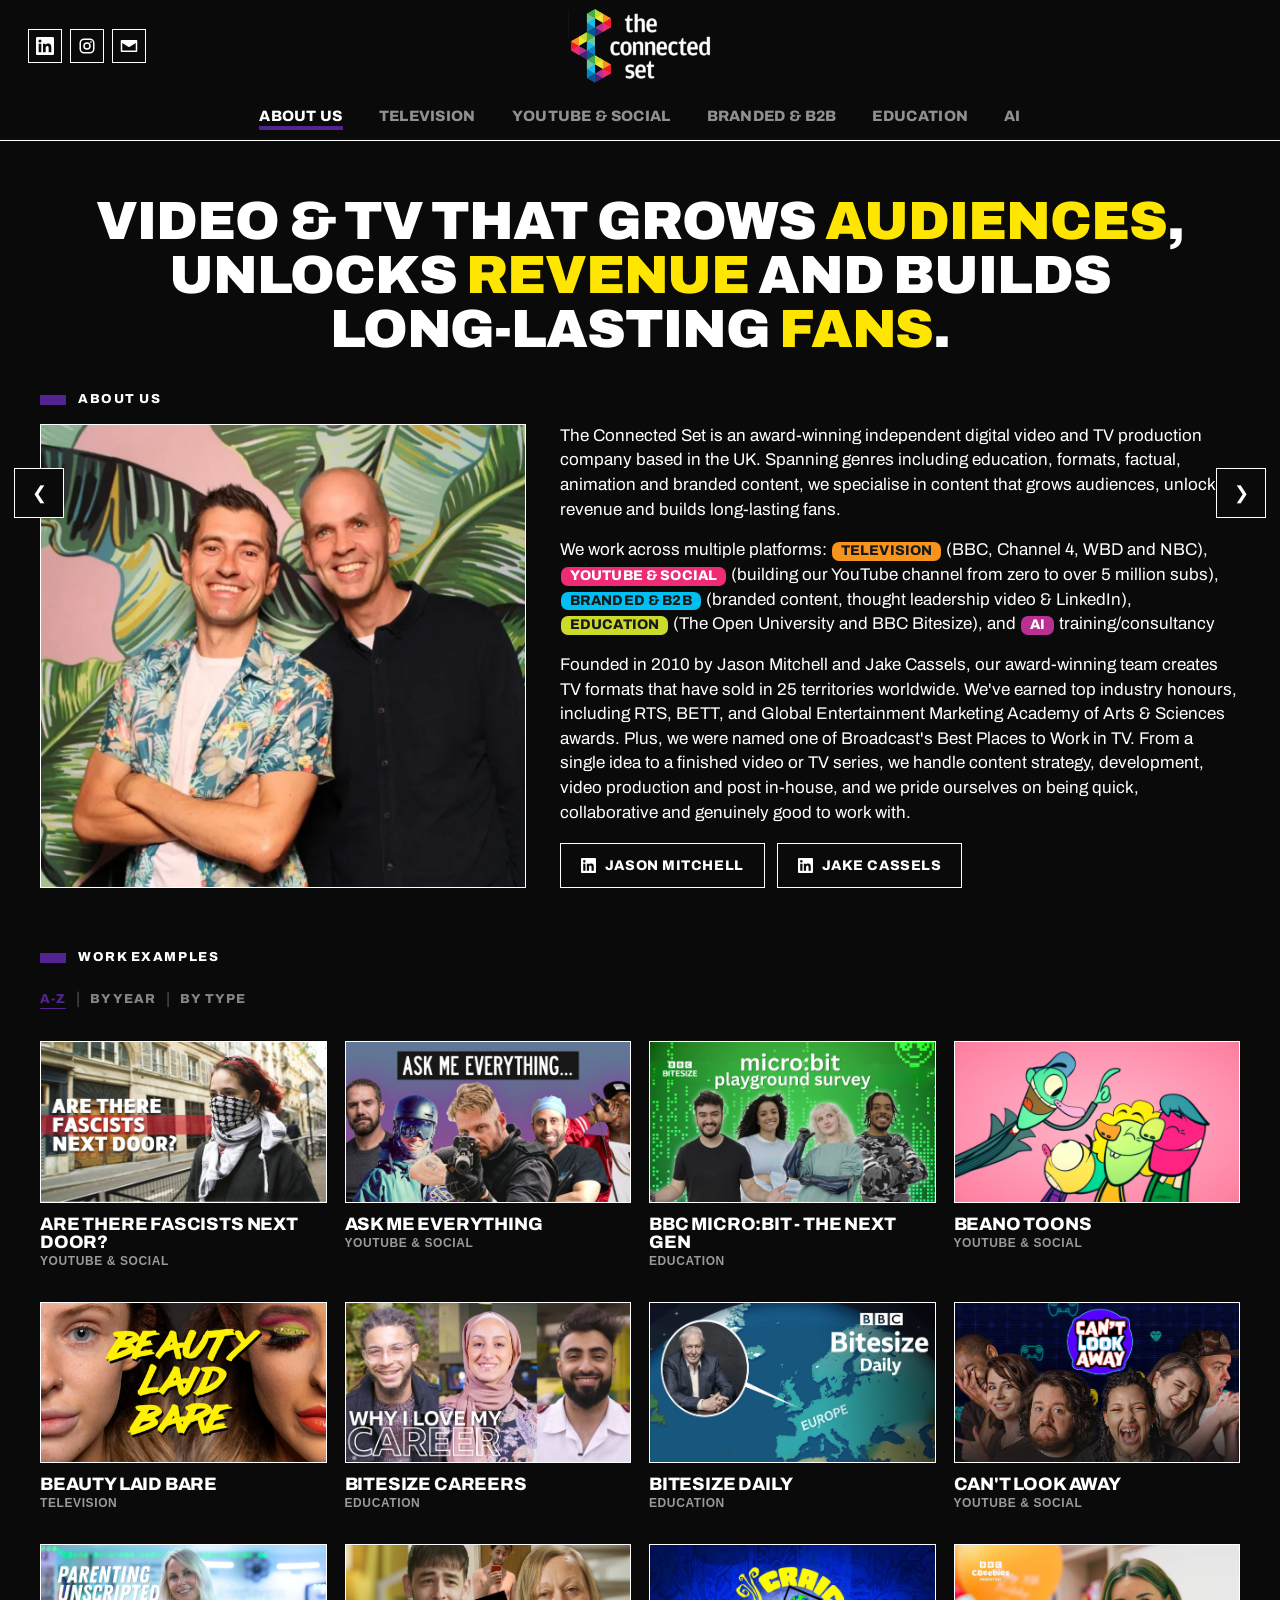
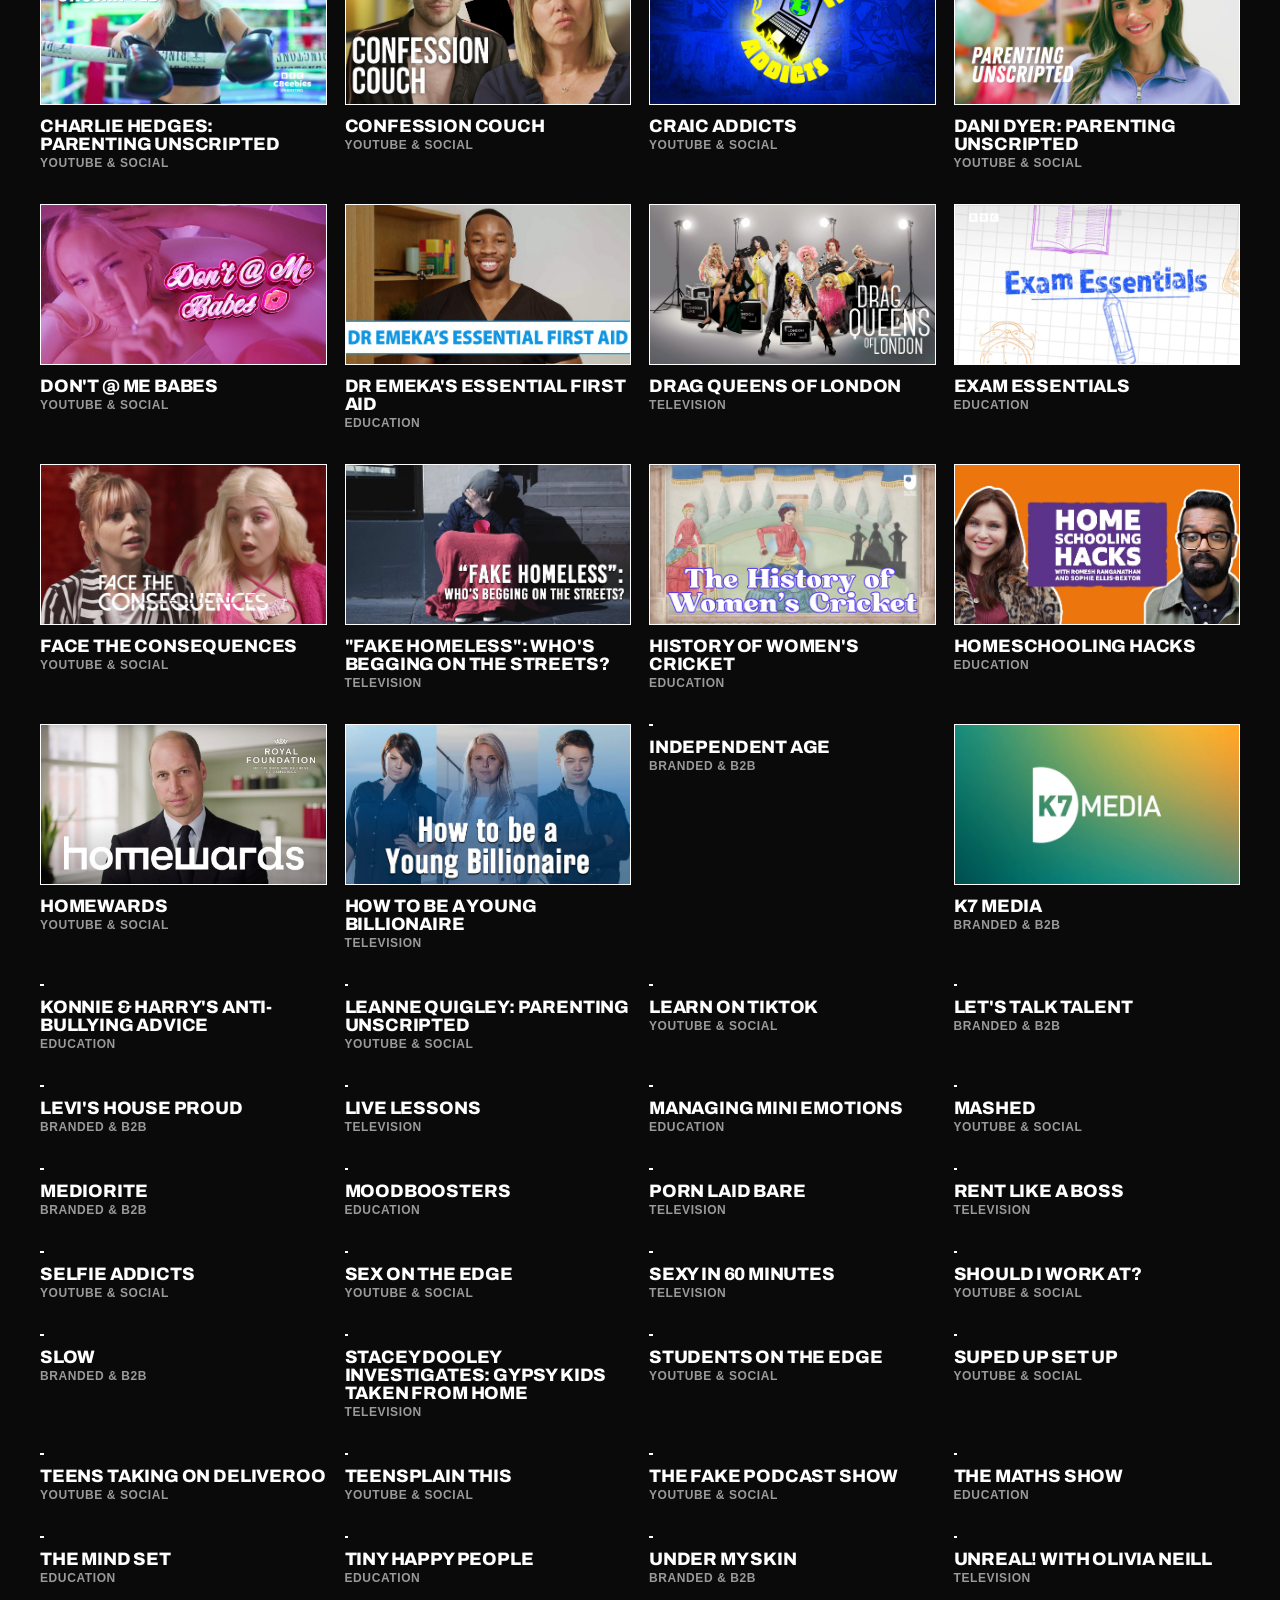
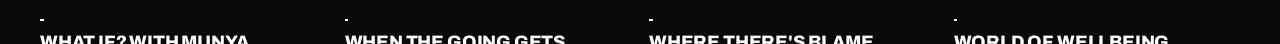
<file: privacy.html>
<!DOCTYPE html>
<html lang="en"><head><meta charset="UTF-8">
<meta http-equiv="refresh" content="0; url=index.html">
<title>The Connected Set</title></head>
<body><p>Redirecting to <a href="index.html">The Connected Set</a>. The Privacy Notice is available from the footer pop-up.</p></body></html>
</file>
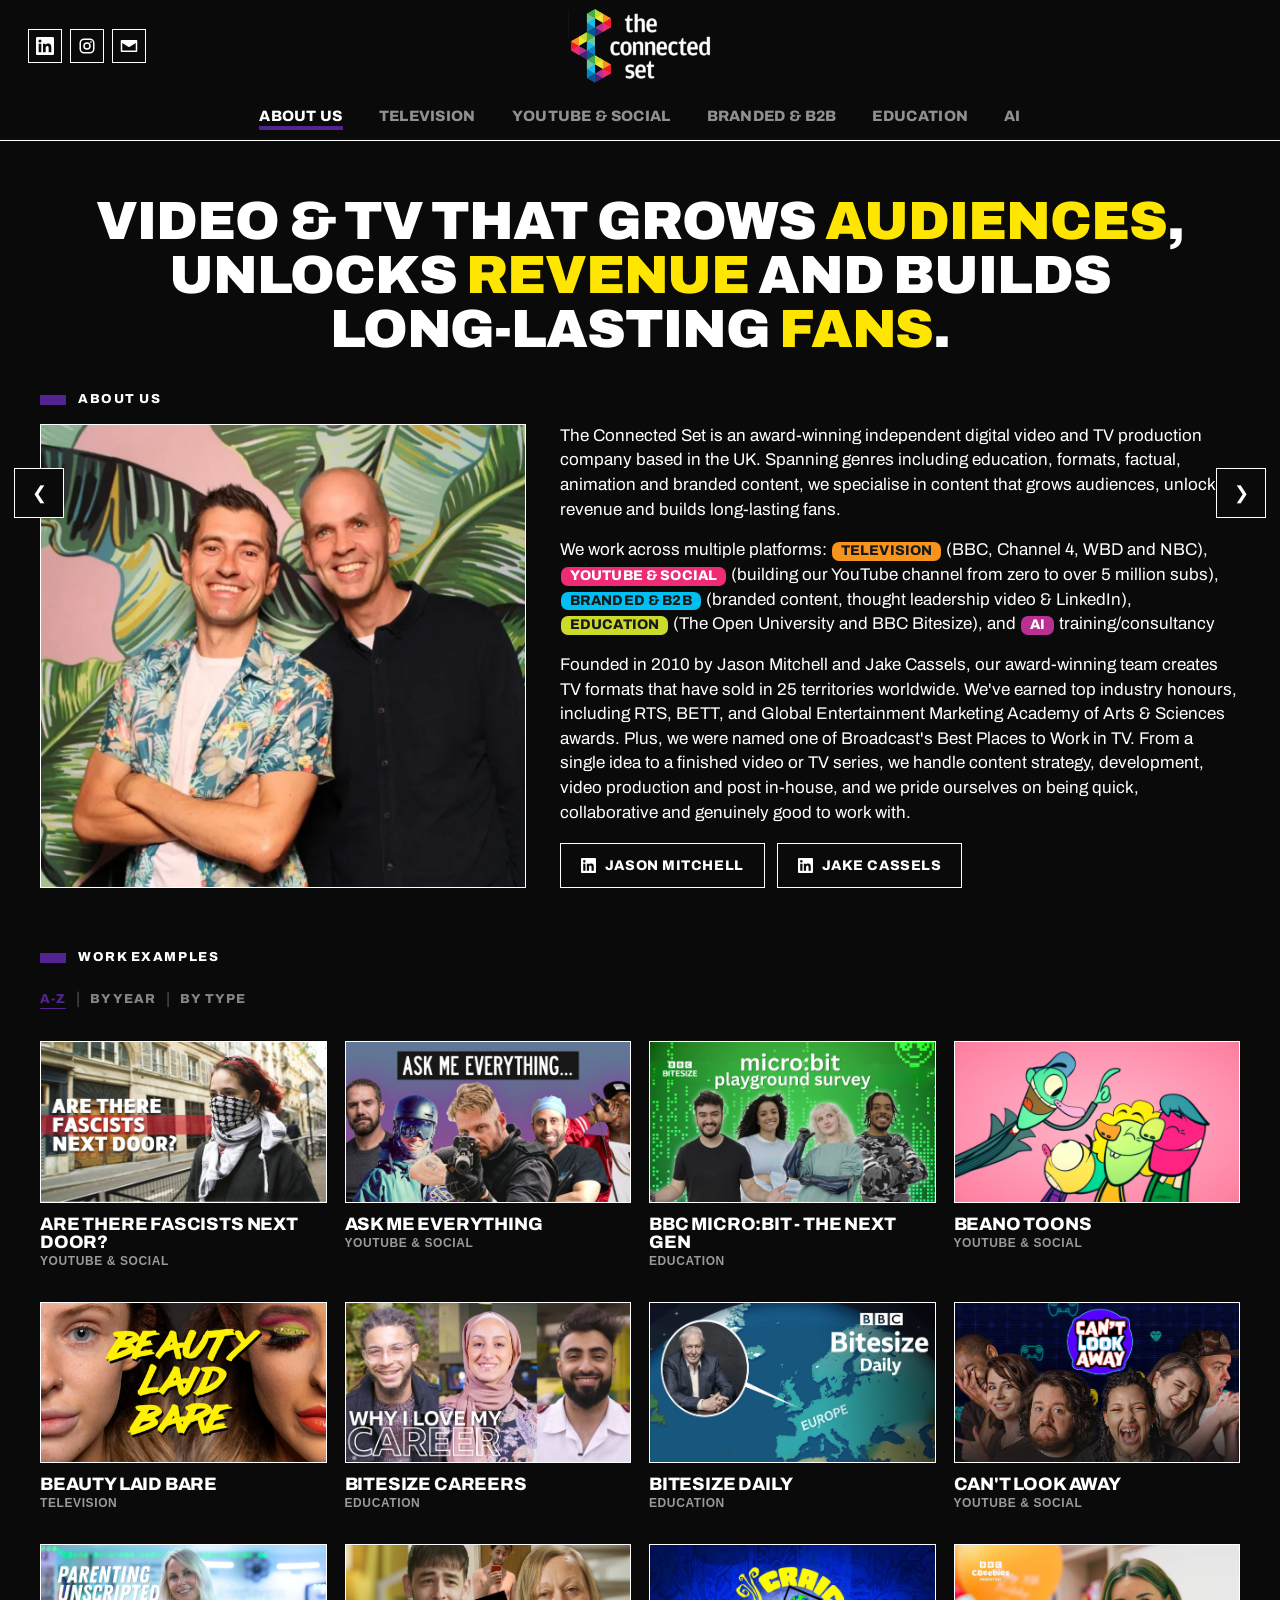
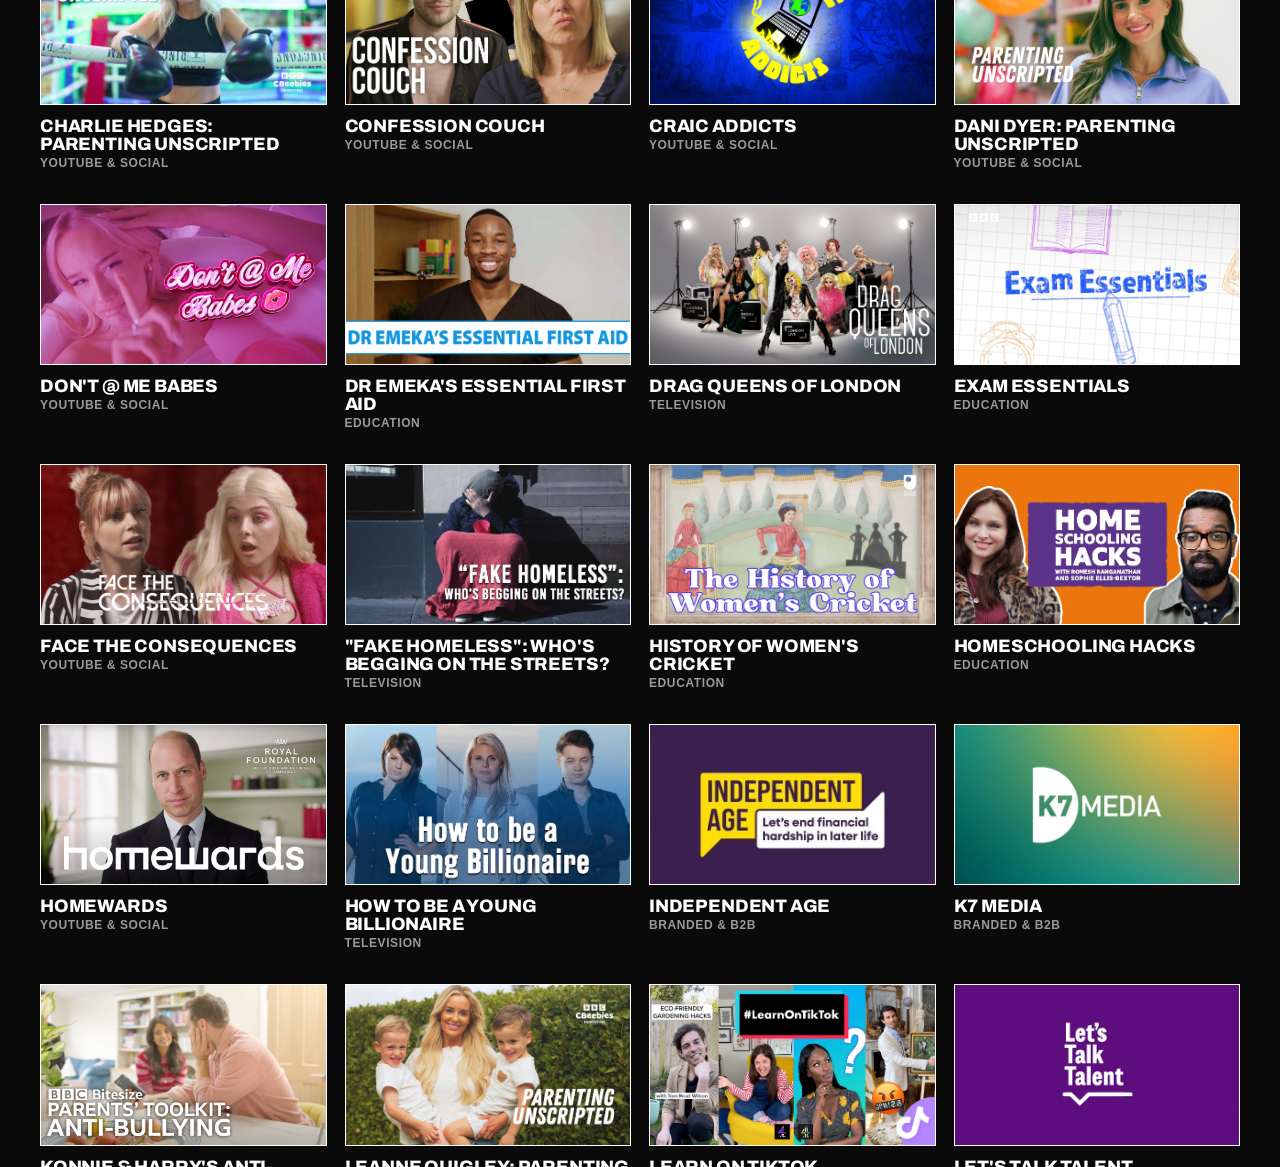
<file: terms.html>
<!DOCTYPE html>
<html lang="en"><head><meta charset="UTF-8">
<meta http-equiv="refresh" content="0; url=index.html">
<title>The Connected Set</title></head>
<body><p>Redirecting to <a href="index.html">The Connected Set</a>. Terms &amp; Conditions are available from the footer pop-up.</p></body></html>
</file>
<file: styles.css>
/* ============================================================
   THE CONNECTED SET — V ALT (editorial / monochrome)
   Bold black-and-white editorial vibe (à la zand.land):
   huge uppercase Archivo display type, tight tracking/leading,
   full-bleed media, sharp corners, brand colour used only as
   a sharp per-section accent.
   ============================================================ */

:root {
  --ink: #ffffff;          /* text / lines (dark mode) */
  --paper: #0a0a0a;        /* page background (dark mode) */
  --grey: #9a9a9a;
  --line: #ffffff;
  --maxw: 1360px;
  --col: 1200px;
  --gap: 18px;
  --theme: #522491;        /* per-section accent, set by script.js */
  --on-theme: #ffffff;
  --tag: #522491;
  --disp: "Archivo Expanded", "Archivo", sans-serif;
  --sans: "Archivo", -apple-system, BlinkMacSystemFont, "Segoe UI", sans-serif;
}

* { box-sizing: border-box; }

body {
  margin: 0;
  min-height: 100vh;
  display: flex;
  flex-direction: column;
  color: var(--ink);
  background: var(--paper);
  font-family: var(--sans);
  font-size: 17px;
  line-height: 1.5;
  -webkit-font-smoothing: antialiased;
}
a { color: inherit; text-decoration: none; }

.visually-hidden {
  position: absolute !important;
  width: 1px; height: 1px; margin: -1px; padding: 0; border: 0;
  clip: rect(0 0 0 0); clip-path: inset(50%); overflow: hidden; white-space: nowrap;
}

/* ===================== HEADER ===================== */
.site-header {
  position: sticky; top: 0; z-index: 50;
  background: var(--paper);
  border-bottom: 1.5px solid var(--line);
}
.header-inner {
  max-width: var(--maxw); margin: 0 auto;
  padding: 14px 28px;
  display: flex; align-items: center; position: relative; min-height: 92px;
}
.socials { display: flex; gap: 8px; }
.socials a {
  width: 34px; height: 34px; display: grid; place-items: center;
  color: var(--ink); background: transparent;
  border: 1.5px solid var(--ink); border-radius: 0;
  transition: background .15s ease, color .15s ease;
}
.socials a:hover { color: var(--paper); background: var(--ink); }

.logo { position: absolute; left: 50%; top: 50%; transform: translate(-50%, -50%); }
.logo img { height: 74px; width: auto; display: block; }

/* ===================== NAV ===================== */
.cat-nav {
  max-width: var(--maxw); margin: 0 auto;
  padding: 0 20px;
  display: flex; flex-wrap: wrap; gap: 0; justify-content: center;
}
.cat-btn {
  appearance: none; border: 0; background: transparent;
  color: var(--ink);
  font-family: var(--sans); font-weight: 800; font-size: 15px;
  letter-spacing: .02em; text-transform: uppercase;
  padding: 16px 18px; cursor: pointer; white-space: nowrap;
  position: relative; opacity: .55;
  transition: opacity .15s ease;
}
.cat-btn:hover { opacity: 1; }
.cat-btn::after {
  content: ""; position: absolute; left: 18px; right: 18px; bottom: 10px;
  height: 4px; background: var(--c); transform: scaleX(0); transform-origin: left;
  transition: transform .3s ease;
}
.cat-btn.active { opacity: 1; }
.cat-btn.active::after { transform: scaleX(1); }

/* ===================== STAGE + ARROWS ===================== */
.stage { flex: 1; width: 100%; max-width: var(--maxw); margin: 0 auto; padding: 46px 28px 44px; overflow: hidden; }
.arrow {
  position: fixed; top: 52%; z-index: 40; width: 50px; height: 50px;
  border: 1.5px solid var(--ink); border-radius: 0;
  background: var(--paper); color: var(--ink); font-size: 18px; cursor: pointer;
  display: grid; place-items: center; transition: background .15s ease, color .15s ease;
}
.arrow:hover { background: var(--ink); color: var(--paper); }
.arrow-prev { left: max(14px, calc(50% - var(--maxw)/2 - 4px)); }
.arrow-next { right: max(14px, calc(50% - var(--maxw)/2 - 4px)); }

.panel { transition: transform .34s ease, opacity .34s ease; }
.panel.slide-out-left  { transform: translateX(-5%); opacity: 0; }
.panel.slide-out-right { transform: translateX(5%);  opacity: 0; }
.panel.slide-in-right  { transform: translateX(5%);  opacity: 0; }
.panel.slide-in-left   { transform: translateX(-5%); opacity: 0; }

/* ===================== HERO STATEMENT (landing) ===================== */
.hero-statement {
  font-family: var(--disp); font-weight: 900; text-transform: uppercase;
  font-size: clamp(23px, 4.2vw, 62px); line-height: 1.0; letter-spacing: -0.02em;
  color: var(--ink); margin: 8px auto 34px; max-width: none;
  text-align: center;
}
.hero-statement .accent { color: #ffe600; }   /* bright yellow */

/* ===================== SECTION LABELS / INTRO ===================== */
.section-eyebrow {
  max-width: var(--col); margin: 0 auto 14px; text-align: left;
  font-family: var(--sans); text-transform: uppercase; letter-spacing: .12em;
  color: var(--ink); font-weight: 800; font-size: 13px;
  display: flex; align-items: center; gap: 12px;
}
.section-eyebrow::before { content: ""; width: 26px; height: 10px; background: var(--theme); flex: 0 0 auto; }
.section-eyebrow.spaced { margin-top: 60px; }

.cat-intro {
  max-width: var(--col); margin: 0 auto 10px; text-align: left;
  font-family: var(--disp); font-weight: 800; text-transform: uppercase;
  font-size: clamp(24px, 3.4vw, 46px); line-height: 0.98; letter-spacing: -0.02em;
  color: var(--ink);
}
.cat-intro::after { content: none; }

/* ===================== PROJECT GRID ===================== */
.grid {
  display: grid; grid-template-columns: repeat(3, 1fr); gap: 34px var(--gap);
  align-items: start; margin: 30px auto 0; max-width: var(--col);
}
.grid.landing { grid-template-columns: repeat(4, 1fr); }
.card {
  width: 100%; border: 0; background: transparent; text-align: left; padding: 0;
  cursor: pointer; display: flex; flex-direction: column;
  opacity: 0; transform: translateY(10px); animation: rise .5s ease forwards;
}
@keyframes rise { to { opacity: 1; transform: none; } }
.card-media {
  aspect-ratio: 16 / 9; overflow: hidden; background: #141414;
  border: 1.5px solid var(--ink); display: grid; place-items: center;
}
.card-media img { width: 100%; height: 100%; object-fit: cover; display: block; transition: transform .5s ease; }
.card:hover .card-media img { transform: scale(1.05); }
.card-media.placeholder { background: var(--ink); border: 0; padding: 14px; }
.card-media.placeholder .ph-title { color: var(--paper); font-family: var(--disp); font-weight: 900; font-size: 20px; text-transform: uppercase; text-align: center; letter-spacing: -0.01em; line-height: 1; }
.card-title {
  display: block; font-family: var(--disp); font-weight: 800; font-size: 18px;
  text-transform: uppercase; letter-spacing: -0.01em; color: var(--ink); margin: 12px 0 3px; line-height: 1;
}
.card-client { display: block; font-size: 12px; color: var(--grey); font-weight: 600; text-transform: uppercase; letter-spacing: .05em; }
.empty-msg { text-align: center; padding: 50px 20px; font-size: 18px; color: var(--grey); }

.more-wrap { text-align: center; max-width: var(--col); margin: 34px auto 6px; }
.more-btn {
  font-family: var(--sans); text-transform: uppercase; letter-spacing: .08em; font-weight: 800; font-size: 14px;
  padding: 14px 30px; border-radius: 0; cursor: pointer;
  background: var(--ink); color: var(--paper); border: 1.5px solid var(--ink);
  transition: background .15s ease, color .15s ease; text-decoration: none; display: inline-block;
}
.more-btn:hover { background: var(--paper); color: var(--ink); }

/* ===================== ABOUT (landing) ===================== */
.video-wrap { max-width: none; width: 100%; margin: 0 auto 46px; aspect-ratio: 16 / 9; overflow: hidden; border: 1.5px solid var(--ink); background: #000; }
.video-wrap iframe { width: 100%; height: 100%; border: 0; display: block; }

.about-row { max-width: var(--col); margin: 0 auto; display: grid; grid-template-columns: 1fr 1.4fr; gap: 34px; align-items: stretch; }
.about-photo { position: relative; overflow: hidden; background: #141414; border: 1.5px solid var(--ink); min-height: 0; }
.about-photo img { position: absolute; inset: 0; width: 100%; height: 100%; object-fit: cover; object-position: center 22%; display: block; }
.about-text { display: flex; flex-direction: column; }
.about-text p { font-size: 17px; color: var(--ink); margin: 0 0 16px; line-height: 1.45; }
.about-text p:last-of-type { margin-bottom: 0; }
.about-platforms { line-height: 1.45; }   /* match the paragraphs around it */
.platform-chip {
  display: inline-block; font: inherit; font-weight: 800; font-size: 14px; text-transform: uppercase; letter-spacing: .01em;
  color: var(--cct); background: var(--cc); border: 0; border-radius: 7px; padding: 1px 9px; margin: 0 1px; cursor: pointer; line-height: 1.2;
  transition: filter .15s ease;
}
.platform-chip:hover { filter: brightness(1.08); }
.about-links { margin-top: 18px; display: flex; justify-content: flex-start; flex-wrap: wrap; gap: 12px; }
.about-links a {
  display: inline-flex; align-items: center; gap: 9px; font-weight: 800; font-size: 14px; text-transform: uppercase; letter-spacing: .04em;
  color: var(--ink); background: transparent; border: 1.5px solid var(--ink); border-radius: 0; padding: 11px 20px;
  transition: background .15s ease, color .15s ease;
}
.about-links a:hover { background: var(--ink); color: var(--paper); }

/* ===================== CLIENT LOGOS (black band) ===================== */
.logo-strip {
  max-width: none; margin: 0 auto; background: transparent;
  border-top: 1.5px solid var(--line); border-bottom: 1.5px solid var(--line);
  padding: 40px 28px; display: grid; grid-template-columns: repeat(12, 1fr);
  align-items: center; justify-items: center; gap: 30px 20px; border-radius: 0;
}
.logo-strip img { max-height: 52px; max-width: 100%; width: auto; height: auto; object-fit: contain; }
@media (max-width: 900px) { .logo-strip { grid-template-columns: repeat(6, 1fr); } }
@media (max-width: 560px) { .logo-strip { grid-template-columns: repeat(4, 1fr); gap: 22px 14px; } .logo-strip img { max-height: 40px; } }

/* ===================== AI PAGE ===================== */
.ai-note { max-width: var(--col); margin: 0 auto 22px; font-size: 15px; color: var(--ink); font-weight: 600; border-left: 4px solid var(--theme); padding: 6px 0 6px 16px; }
.ai-hero { background: var(--theme); color: #fff; border-radius: 0; padding: 46px 44px; margin: 0 auto 22px; max-width: var(--col); }
.ai-hero.has-photo { display: grid; grid-template-columns: 80% 20%; gap: 30px; align-items: center; }
.ai-hero-text { min-width: 0; }
.ai-hero h3 { font-family: var(--disp); font-weight: 900; text-transform: uppercase; font-size: clamp(28px, 4vw, 46px); letter-spacing: -0.02em; line-height: 0.95; margin: 0 0 14px; }
.ai-hero p { font-size: 18px; margin: 0; max-width: none; color: rgba(255,255,255,.9); }
.ai-hero-photo { align-self: stretch; }
.ai-hero-photo img { width: 100%; height: 100%; max-height: 240px; object-fit: cover; display: block; border: 1.5px solid rgba(255,255,255,.5); }
@media (max-width: 700px) {
  .ai-hero.has-photo { grid-template-columns: 1fr; }
  .ai-hero-photo { max-width: 180px; }
  .ai-hero-photo img { max-height: 220px; }
}
.ai-services { max-width: var(--col); margin: 0 auto; display: grid; grid-template-columns: repeat(3, 1fr); gap: 18px; }
.ai-service { display: flex; flex-direction: column; background: var(--paper); border: 1.5px solid var(--ink); border-radius: 0; padding: 26px; text-decoration: none; color: inherit; transition: background .15s ease, color .15s ease; }
.ai-service:hover { background: var(--ink); color: var(--paper); }
.ai-service:hover .ai-more { color: var(--paper); }
.ai-service h4 { font-family: var(--disp); font-weight: 800; text-transform: uppercase; font-size: 20px; letter-spacing: -0.01em; margin: 0 0 10px; }
.ai-service p { margin: 0 0 16px; font-size: 15.5px; }
.ai-more { margin-top: auto; color: var(--theme); font-weight: 800; font-size: 13px; text-transform: uppercase; letter-spacing: .06em; }

/* ===================== FOOTER ===================== */
.site-footer { border-top: 1.5px solid var(--line); background: var(--paper); }
.footer-inner { max-width: var(--maxw); margin: 0 auto; padding: 22px 28px; text-align: center; font-size: 12px; line-height: 1.5; color: var(--grey); }
.footer-inner p { margin: 0 0 3px; }
.footer-inner a, .footer-inner .link-btn { color: var(--ink); font-weight: 600; text-decoration: none; }
.footer-inner a:hover, .footer-inner .link-btn:hover { text-decoration: underline; }
.link-btn { background: none; border: 0; padding: 0; font: inherit; cursor: pointer; }
.footer-reg { font-size: 11px; color: #9a9a9a; margin-top: 8px; }
.footer-legal { font-size: 11px; margin-top: 2px; }
.footer-socials { display: flex; gap: 10px; justify-content: center; margin-top: 12px; }
.footer-socials a { width: 30px; height: 30px; display: grid; place-items: center; color: var(--ink); border: 1.5px solid var(--ink); border-radius: 0; }
.footer-socials a:hover { color: var(--paper); background: var(--ink); }

/* ===================== COOKIE BANNER ===================== */
.cookie-banner {
  position: fixed; left: 50%; bottom: 18px; transform: translateX(-50%); z-index: 200;
  width: min(720px, calc(100vw - 32px)); background: #161616; color: var(--paper);
  border: 1.5px solid var(--line); border-radius: 0; box-shadow: 0 18px 50px rgba(0,0,0,.5);
  padding: 16px 20px; display: flex; align-items: center; gap: 18px; flex-wrap: wrap;
}
.cookie-banner[hidden] { display: none; }
.cookie-text { margin: 0; font-size: 13px; color: rgba(255,255,255,.82); flex: 1 1 320px; line-height: 1.45; }
.cookie-text .link-btn { color: var(--paper); font-weight: 700; text-decoration: underline; }
.cookie-actions { display: flex; gap: 10px; margin-left: auto; }
.cookie-btn { font: inherit; font-weight: 800; font-size: 13px; text-transform: uppercase; letter-spacing: .04em; border-radius: 0; padding: 11px 22px; cursor: pointer; border: 1.5px solid var(--paper); }
.cookie-accept { background: #ffffff; color: #0a0a0a; }
.cookie-decline { background: transparent; color: var(--paper); }
.cookie-decline:hover { background: rgba(255,255,255,.12); }
@media (max-width: 480px) { .cookie-actions { width: 100%; } .cookie-btn { flex: 1; } }

/* ===================== MODAL ===================== */
.modal { position: fixed; inset: 0; z-index: 100; display: grid; place-items: center; padding: 24px; }
.modal[hidden] { display: none; }
.modal-backdrop { position: absolute; inset: 0; background: rgba(10,10,10,.7); }
.modal-card { position: relative; background: var(--paper); max-width: 640px; width: 100%; border: 1.5px solid var(--ink); border-radius: 0; overflow: hidden; box-shadow: 0 30px 80px rgba(0,0,0,.4); max-height: 90vh; overflow-y: auto; animation: rise .3s ease; }
.modal-media { line-height: 0; background: #141414; }
.modal-media img { width: 100%; height: auto; display: block; }
.modal-body { padding: 26px 28px 30px; }
.modal-client { color: #cfcfcf; font-weight: 700; margin: 0 0 6px; font-size: 12px; text-transform: uppercase; letter-spacing: .08em; }
.modal-body h3 { font-family: var(--disp); text-transform: uppercase; font-weight: 900; font-size: 30px; color: var(--ink); margin: 0 0 14px; line-height: 0.95; letter-spacing: -0.01em; }
.modal-body p { font-size: 16px; color: #d8d8d8; }
.modal-close { position: absolute; top: 10px; right: 14px; z-index: 2; background: var(--paper); border: 1.5px solid var(--ink); border-radius: 0; width: 36px; height: 36px; font-size: 22px; line-height: 1; cursor: pointer; color: var(--ink); }

/* ===================== LEGAL POP-UP ===================== */
.modal-legal { max-width: 760px; background: #0a0a0a; }
.legal-body { max-height: 82vh; overflow-y: auto; color: #dcdcdc; }
.legal-body h3 { font-family: var(--disp); text-transform: uppercase; font-size: 26px; color: #ffffff; margin: 0 0 12px; }
.legal-body h4 { font-family: var(--disp); text-transform: uppercase; font-size: 17px; color: #ffffff; margin: 20px 0 6px; }
.legal-body p, .legal-body li { font-size: 14.5px; line-height: 1.55; margin: 0 0 12px; color: #dcdcdc; }
.legal-body strong, .legal-body a { color: #ffffff; }

/* ===================== BYLINE HIGHLIGHTS ===================== */
.cat-intro .hl { color: var(--theme); }

/* ===================== SORT CONTROLS ===================== */
.sort-bar {
  max-width: var(--col); margin: 0 auto 6px; display: flex; align-items: center; flex-wrap: wrap; gap: 10px;
  padding-top: 4px;
}
.sort-label { font-size: 12px; font-weight: 800; text-transform: uppercase; letter-spacing: .1em; color: var(--grey); }
.sort-btn {
  background: none; border: 0; padding: 4px 0; cursor: pointer;
  font-family: var(--sans); font-weight: 800; font-size: 13px; text-transform: uppercase; letter-spacing: .08em;
  color: var(--ink); opacity: .5; transition: opacity .15s ease, color .15s ease;
}
.sort-btn:hover { opacity: 1; }
.sort-btn.active { opacity: 1; color: var(--theme); text-decoration: underline; text-underline-offset: 5px; }
.sort-sep { color: var(--grey); opacity: .5; }

/* Jump nav for "by type" */
.type-jump { max-width: var(--col); margin: 6px auto 0; display: flex; flex-wrap: wrap; gap: 8px 16px; }
.type-jump a {
  font-size: 12px; font-weight: 800; text-transform: uppercase; letter-spacing: .08em;
  color: var(--ink); opacity: .6; border-bottom: 2px solid var(--theme); padding-bottom: 2px;
}
.type-jump a:hover { opacity: 1; }
.type-heading {
  max-width: var(--col); margin: 44px auto 0; scroll-margin-top: 150px;
  font-family: var(--disp); font-weight: 900; text-transform: uppercase; font-size: 22px;
  letter-spacing: -0.01em; color: var(--ink); border-bottom: 1.5px solid var(--line); padding-bottom: 8px;
}

/* ===================== PLACEHOLDER TILES ===================== */
.card-media.placeholder-box {
  background: var(--theme); border: 0; display: flex; flex-direction: column;
  align-items: center; justify-content: center; gap: 8px; padding: 16px; text-align: center;
}
.ph-title2 {
  color: var(--on-theme); font-family: var(--disp); font-weight: 900; font-size: 18px;
  text-transform: uppercase; letter-spacing: -0.01em; line-height: 1.05;
}
.ph-word {
  color: var(--on-theme); font-family: var(--sans); font-weight: 700; font-size: 11px;
  text-transform: uppercase; letter-spacing: .18em; opacity: .85;
}

/* ===================== AI CREDENTIAL GRIDS ===================== */
.cred-grid { max-width: var(--col); margin: 0 auto; display: grid; grid-template-columns: repeat(4, 1fr); gap: 14px; }
.cred { border: 1.5px solid var(--ink); padding: 16px 16px; display: flex; flex-direction: column; gap: 5px; min-height: 88px; justify-content: center; }
.cred-name { font-family: var(--disp); font-weight: 800; text-transform: uppercase; font-size: 15px; letter-spacing: -0.01em; color: var(--ink); line-height: 1.1; }
.cred-meta { font-size: 12px; color: var(--grey); line-height: 1.35; }

/* ===================== BRANDED & B2B SELL ===================== */
.b2b-lead { max-width: var(--col); margin: 0 auto 22px; font-size: 18px; color: var(--ink); }
.stat-grid { max-width: var(--col); margin: 0 auto; display: grid; grid-template-columns: repeat(3, 1fr); gap: 18px; }
.stat { border: 1.5px solid var(--ink); padding: 26px 22px; display: flex; flex-direction: column; gap: 8px; }
.stat-fig { font-family: var(--disp); font-weight: 900; font-size: clamp(34px, 4vw, 52px); line-height: 1; color: var(--theme); }
.stat-label { font-size: 14.5px; color: var(--ink); line-height: 1.35; }
.b2b-services { max-width: var(--col); margin: 0 auto; display: grid; grid-template-columns: 1fr 1fr; gap: 18px; }
.b2b-service { border: 1.5px solid var(--ink); padding: 26px; }
.b2b-service h4 { font-family: var(--disp); font-weight: 900; text-transform: uppercase; font-size: 22px; margin: 0 0 10px; color: var(--ink); }
.b2b-service p { margin: 0; font-size: 15.5px; color: var(--ink); }

.modal-desc-text { display: block; }
.modal-links { display: flex; flex-wrap: wrap; gap: 8px 18px; margin-top: 16px; }
.modal-link {
  display: inline-flex; align-items: center; gap: 6px;
  color: var(--grey); background: none;
  font-weight: 600; font-size: 12.5px; letter-spacing: .02em;
  text-decoration: none; transition: color .15s ease;
}
.modal-link:hover { color: var(--ink); text-decoration: underline; text-underline-offset: 3px; }
.modal-link svg { flex: 0 0 auto; }

/* one-line client strips on subpages */
.logo-strip.one-line {
  grid-template-columns: repeat(var(--logo-count, 10), minmax(0, 1fr));
  padding: 10px 0; gap: 14px; margin-bottom: 4px;
  border-top: 0; border-bottom: 0;              /* no grey rules — thinner line of logos */
}
.logo-strip.one-line img { max-height: 34px; }

/* AI: "his website" as a button */
.ai-note-btn {
  display: inline-block; margin-left: 6px;
  background: var(--theme); color: #fff; font-weight: 800; font-size: 13px;
  text-transform: uppercase; letter-spacing: .06em; padding: 7px 14px; border-radius: 6px;
  transition: filter .15s ease;
}
.ai-note-btn:hover { filter: brightness(1.1); }

/* Credential tiles with a logo */
.cred.has-logo { align-items: flex-start; gap: 8px; }
.cred-logo { max-height: 30px; max-width: 100%; width: auto; object-fit: contain; margin-bottom: 2px; }

/* ===================== RESPONSIVE ===================== */
@media (max-width: 1000px) {
  .grid.landing { grid-template-columns: repeat(3, 1fr); }
  .ai-services { grid-template-columns: 1fr; }
  .cred-grid { grid-template-columns: repeat(3, 1fr); }
  .logo-strip.one-line { grid-template-columns: repeat(6, 1fr); }
}
@media (max-width: 760px) {
  .grid, .grid.landing { grid-template-columns: repeat(2, 1fr); }
  .cred-grid { grid-template-columns: repeat(2, 1fr); }
  .stat-grid, .b2b-services { grid-template-columns: 1fr; }
  .logo-strip.one-line { grid-template-columns: repeat(4, 1fr); }
  .about-row { grid-template-columns: 1fr; }
  .about-photo { aspect-ratio: 3 / 4; }
  .cat-btn { font-size: 13px; padding: 12px 11px; }
  .arrow-prev { left: 12px; } .arrow-next { right: 12px; }
}
@media (max-width: 520px) {
  .grid, .grid.landing { grid-template-columns: 1fr; }
  .logo { position: static; transform: none; margin-left: auto; }
  .logo img { height: 52px; }
  .header-inner { min-height: 0; }
  .arrow { top: auto; bottom: 16px; }
  .arrow-prev { left: 16px; } .arrow-next { right: 16px; }
}
@media (prefers-reduced-motion: reduce) {
  .card { animation: none; opacity: 1; transform: none; }
  .panel { transition: none; }
}

/* ===================== MOBILE FIXES (Oct 2026) ===================== */
.hero-statement .br-m { display: none; }
@media (max-width: 760px) {
  /* Founders photo: keep the image in normal flow so its height can never collapse (Safari on iPhone) */
  .about-photo { aspect-ratio: auto; width: 100%; }
  .about-photo img { position: static; width: 100%; height: auto; aspect-ratio: 3 / 4; }
}
@media (max-width: 560px) {
  /* Hero line: four even lines, sized to fill the screen width */
  .hero-statement .br-d { display: none; }
  .hero-statement .br-m { display: inline; }
  .hero-statement { font-size: clamp(16px, calc((100vw - 56px) / 13.9), 40px); white-space: nowrap; }
}
</file>
